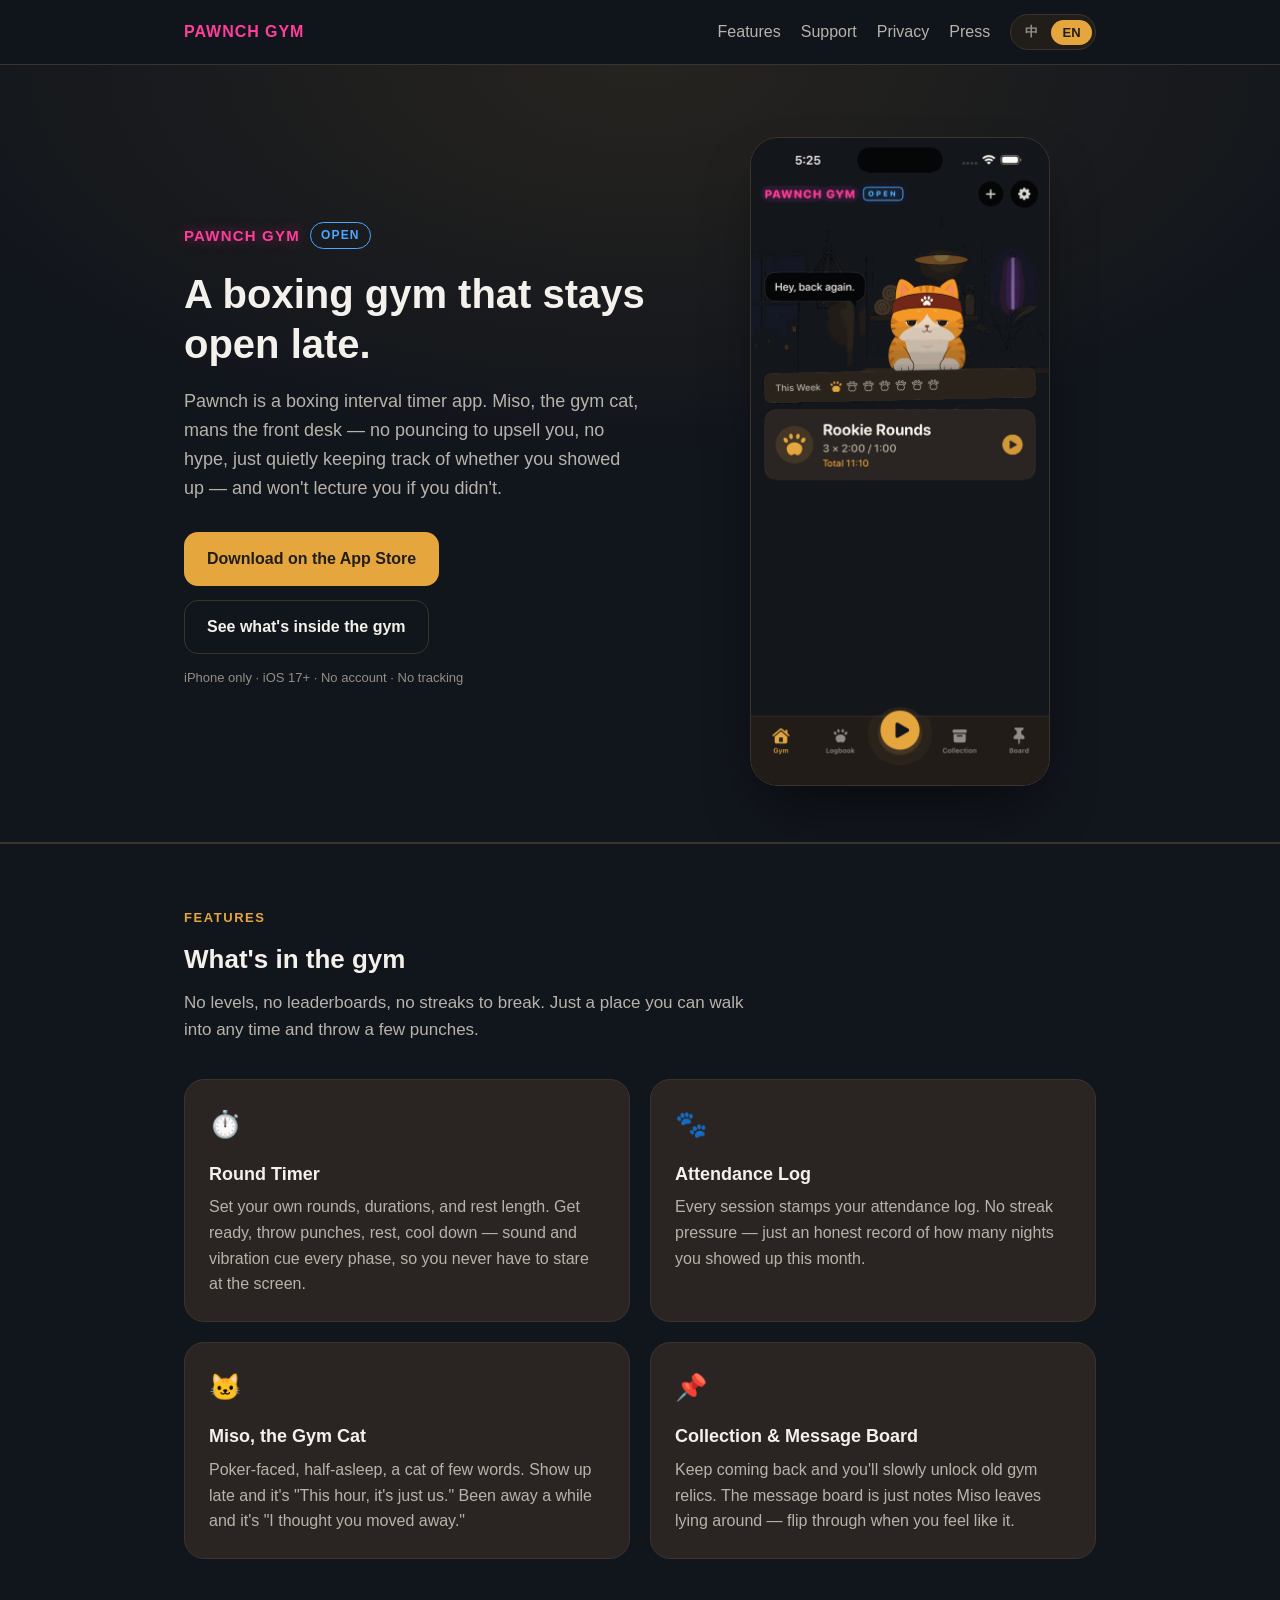
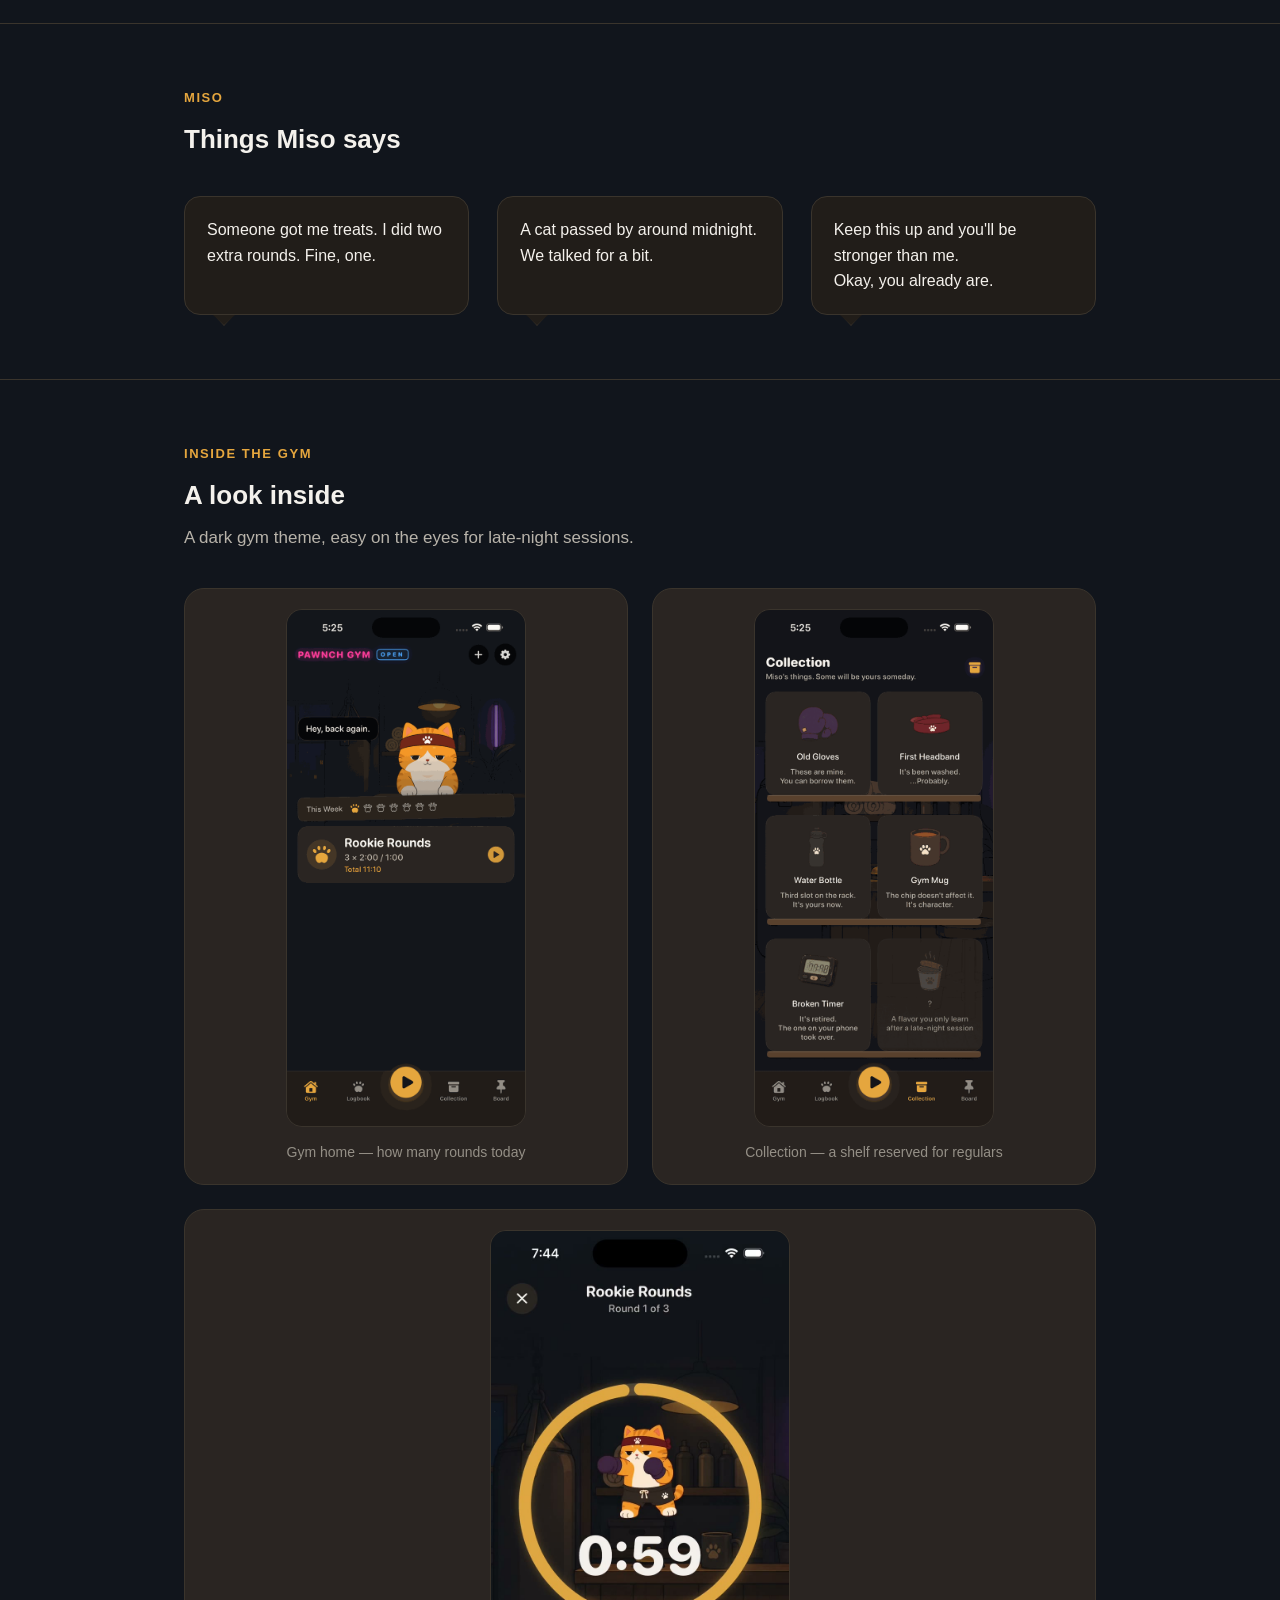
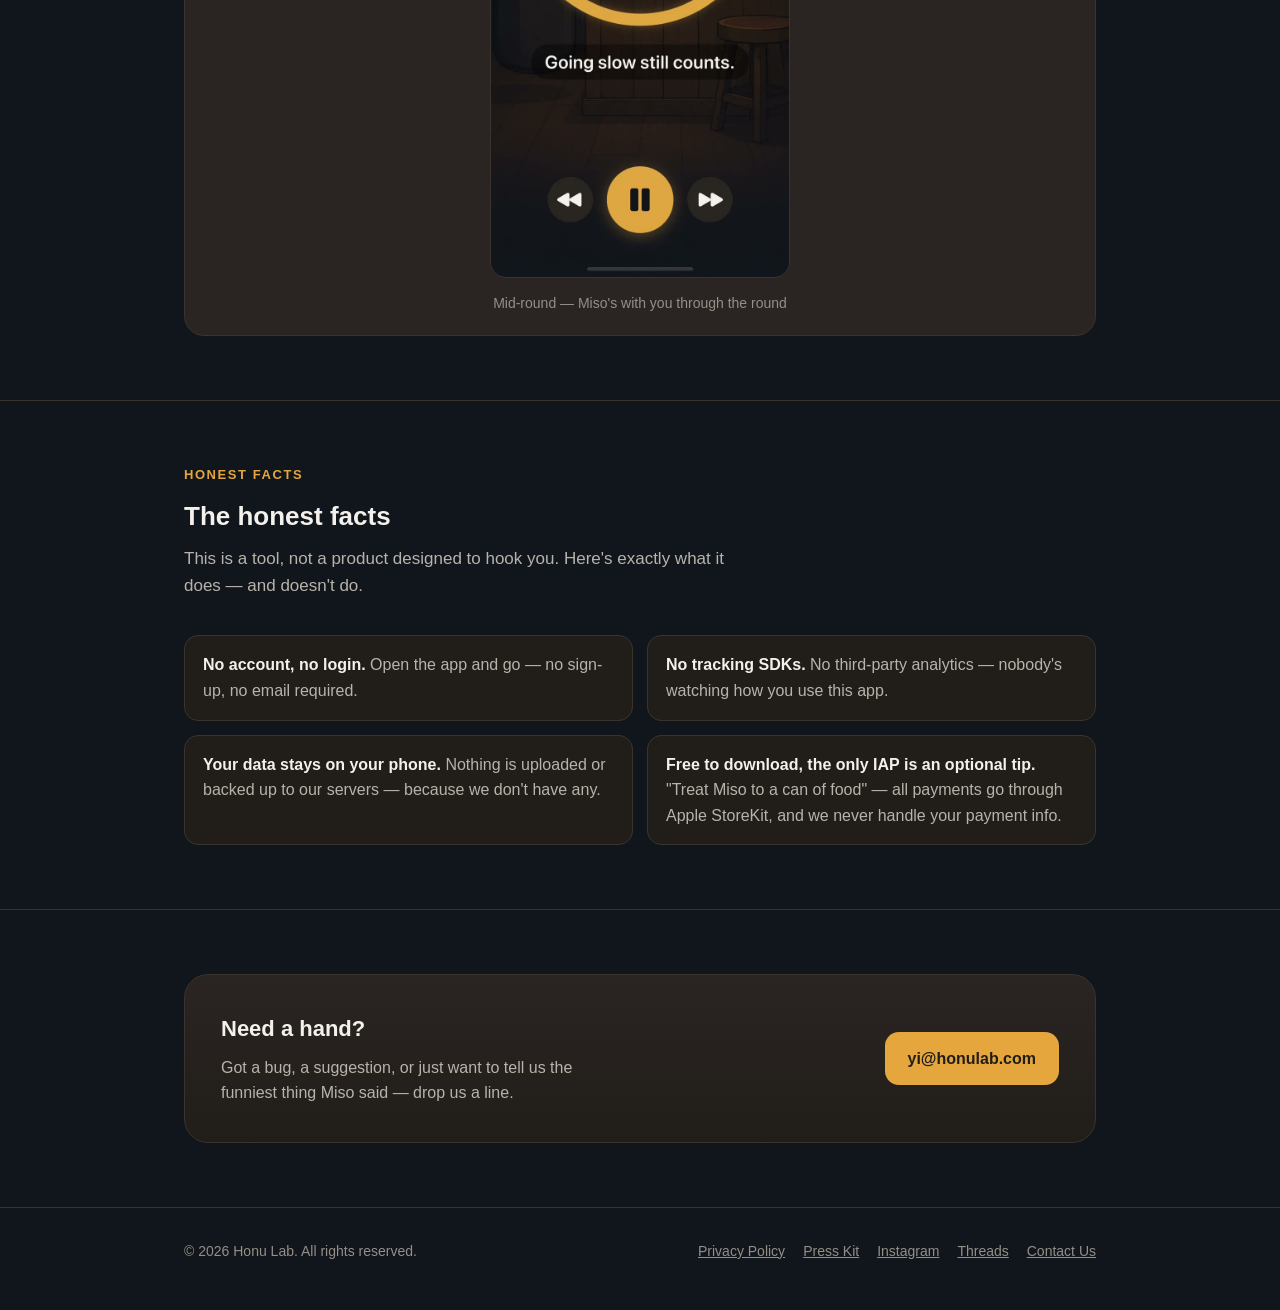
<file: index.html>
<!DOCTYPE html>
<html lang="zh-Hant">
<head>
<meta charset="UTF-8">
<meta name="viewport" content="width=device-width, initial-scale=1.0">
<title>Pawnch Gym — 拳擊間歇計時器</title>
<meta name="description" content="Pawnch：一間半夜也開著的拳館。拳擊間歇計時器 app，貓咪館長 Miso 顧櫃檯。無帳號、無追蹤，資料只留在你的手機裡。">
<meta name="pawnch:title:zh" content="Pawnch Gym — 拳擊間歇計時器">
<meta name="pawnch:description:zh" content="Pawnch：一間半夜也開著的拳館。拳擊間歇計時器 app，貓咪館長 Miso 顧櫃檯。無帳號、無追蹤，資料只留在你的手機裡。">
<meta name="pawnch:title:en" content="Pawnch Gym — A boxing gym that stays open late.">
<meta name="pawnch:description:en" content="Pawnch is a boxing interval timer app. Miso, the gym cat, mans the front desk — no pouncing to upsell you, no hype, just quietly keeping track of whether you showed up — and won&#x27;t lecture you if you didn&#x27;t.">

<link rel="icon" href="assets/favicon.ico" sizes="any">
<link rel="icon" type="image/png" href="assets/favicon-32.png" sizes="32x32">
<link rel="apple-touch-icon" href="assets/apple-touch-icon.png">

<meta property="og:type" content="website">
<meta property="og:url" content="https://pawnch.honulab.com/">
<meta property="og:title" content="Pawnch Gym — 拳擊間歇計時器">
<meta property="og:description" content="Pawnch：一間半夜也開著的拳館。拳擊間歇計時器 app，貓咪館長 Miso 顧櫃檯。無帳號、無追蹤，資料只留在你的手機裡。">
<meta property="og:image" content="https://pawnch.honulab.com/assets/og-card.png">
<meta property="og:image:width" content="1200">
<meta property="og:image:height" content="630">
<meta property="og:image:alt" content="Pawnch Gym">
<meta property="og:locale" content="zh_TW">
<meta property="og:locale:alternate" content="en_US">
<meta name="twitter:card" content="summary_large_image">
<meta name="twitter:title" content="Pawnch Gym — 拳擊間歇計時器">
<meta name="twitter:description" content="Pawnch：一間半夜也開著的拳館。拳擊間歇計時器 app，貓咪館長 Miso 顧櫃檯。無帳號、無追蹤，資料只留在你的手機裡。">
<meta name="twitter:image" content="https://pawnch.honulab.com/assets/og-card.png">

<link rel="stylesheet" href="assets/index.css">
<link rel="canonical" href="https://pawnch.honulab.com/">
<link rel="alternate" hreflang="zh-Hant" href="https://pawnch.honulab.com/">
<link rel="alternate" hreflang="en" href="https://pawnch.honulab.com/en/">
<link rel="alternate" hreflang="x-default" href="https://pawnch.honulab.com/">
</head>
<body>

<nav class="nav">
  <div class="wrap">
    <a class="brand" href="#top">PAWNCH GYM</a>
    <div class="nav-links">
      <a href="#features"><span class="lang-zh">功能</span><span class="lang-en">Features</span></a>
      <a href="#support"><span class="lang-zh">支援</span><span class="lang-en">Support</span></a>
      <a href="privacy.html"><span class="lang-zh">隱私</span><span class="lang-en">Privacy</span></a>
      <a href="press.html"><span class="lang-zh">媒體</span><span class="lang-en">Press</span></a>
      <div class="lang-toggle" role="group" aria-label="Language">
        <button type="button" data-lang-btn="zh">中</button>
        <button type="button" data-lang-btn="en">EN</button>
      </div>
    </div>
  </div>
</nav>

<header class="hero" id="top">
  <div class="wrap">
    <div class="hero-grid">
      <div>
        <div class="sign">PAWNCH GYM <span class="open">OPEN</span></div>
        <h1>
          <span class="lang-zh">半夜也開著的拳館。</span>
          <span class="lang-en">A boxing gym that stays open late.</span>
        </h1>
        <p class="lede">
          <span class="lang-zh">Pawnch 是一個拳擊間歇計時器 app。貓咪館長 Miso 顧櫃檯，不會撲上來推課，不喊口號，只記得你有沒有來，也不會因為你沒來就唸你。</span>
          <span class="lang-en">Pawnch is a boxing interval timer app. Miso, the gym cat, mans the front desk — no pouncing to upsell you, no hype, just quietly keeping track of whether you showed up — and won't lecture you if you didn't.</span>
        </p>
        <div class="cta-row">
          <a class="btn btn-primary" href="https://apps.apple.com/us/app/pawnch-boxing-round-timer/id6783594091">
            <span class="lang-zh">在 App Store 下載</span>
            <span class="lang-en">Download on the App Store</span>
          </a>
          <a class="btn btn-ghost" href="#features">
            <span class="lang-zh">看看拳館裡有什麼</span>
            <span class="lang-en">See what's inside the gym</span>
          </a>
        </div>
        <p class="fineprint">
          <span class="lang-zh">iPhone only · iOS 17+ · 無帳號 · 無追蹤</span>
          <span class="lang-en">iPhone only · iOS 17+ · No account · No tracking</span>
        </p>
      </div>
      <div class="hero-figure">
        <img class="lang-zh" src="assets/screen-home-web.png" alt="Pawnch 首頁截圖：Miso 在櫃檯打招呼，下方是課表卡片" loading="eager" fetchpriority="high">
        <img class="lang-en" src="assets/screen-home-en-web.png" alt="Pawnch home screen: Miso greeting at the front desk, workout card below" loading="eager" fetchpriority="high">
      </div>
    </div>
  </div>
</header>

<section class="features" id="features">
  <div class="wrap">
    <div class="section-head">
      <div class="eyebrow">Features</div>
      <h2>
        <span class="lang-zh">拳館裡有的東西</span>
        <span class="lang-en">What's in the gym</span>
      </h2>
      <p>
        <span class="lang-zh">沒有等級、沒有排行榜、沒有連續天數。就是一間你可以隨時進來打幾拳的地方。</span>
        <span class="lang-en">No levels, no leaderboards, no streaks to break. Just a place you can walk into any time and throw a few punches.</span>
      </p>
    </div>
    <div class="feature-grid">
      <div class="feature-card">
        <span class="icon">⏱️</span>
        <h3><span class="lang-zh">回合間歇計時</span><span class="lang-en">Round Timer</span></h3>
        <p>
          <span class="lang-zh">自訂回合數、時間、休息長度。準備、出拳、休息、收操——聲音跟震動會提醒你，不用一直盯螢幕。</span>
          <span class="lang-en">Set your own rounds, durations, and rest length. Get ready, throw punches, rest, cool down — sound and vibration cue every phase, so you never have to stare at the screen.</span>
        </p>
      </div>
      <div class="feature-card">
        <span class="icon">🐾</span>
        <h3><span class="lang-zh">出席簿</span><span class="lang-en">Attendance Log</span></h3>
        <p>
          <span class="lang-zh">每次練完蓋一枚出席章。不是連續打卡壓力，只是老實記錄你這個月來了幾個晚上。</span>
          <span class="lang-en">Every session stamps your attendance log. No streak pressure — just an honest record of how many nights you showed up this month.</span>
        </p>
      </div>
      <div class="feature-card">
        <span class="icon">🐱</span>
        <h3><span class="lang-zh">Miso 顧櫃檯</span><span class="lang-en">Miso, the Gym Cat</span></h3>
        <p>
          <span class="lang-zh">撲克臉、半睡半醒、講話不多。深夜來，他說「這個時間只剩我們了」；太久沒來，他說「我還以為你搬家了」。</span>
          <span class="lang-en">Poker-faced, half-asleep, a cat of few words. Show up late and it's "This hour, it's just us." Been away a while and it's "I thought you moved away."</span>
        </p>
      </div>
      <div class="feature-card">
        <span class="icon">📌</span>
        <h3><span class="lang-zh">收藏櫃 &amp; 留言板</span><span class="lang-en">Collection &amp; Message Board</span></h3>
        <p>
          <span class="lang-zh">常來會慢慢解鎖拳館裡的舊物件；留言板是 Miso 隨手貼的紙條，有空再翻。</span>
          <span class="lang-en">Keep coming back and you'll slowly unlock old gym relics. The message board is just notes Miso leaves lying around — flip through when you feel like it.</span>
        </p>
      </div>
    </div>
  </div>
</section>

<section class="miso-quotes">
  <div class="wrap">
    <div class="section-head">
      <div class="eyebrow">Miso</div>
      <h2>
        <span class="lang-zh">Miso 說的話</span>
        <span class="lang-en">Things Miso says</span>
      </h2>
    </div>
    <div class="quote-grid">
      <div class="quote-card">
        <p class="lang-zh">有人請我吃罐罐。我多打了兩回合。好啦，一回合。</p>
        <p class="lang-en">Someone got me treats. I did two extra rounds. Fine, one.</p>
      </div>
      <div class="quote-card">
        <p class="lang-zh">半夜有貓經過。<br>聊了一下。</p>
        <p class="lang-en">A cat passed by around midnight.<br>We talked for a bit.</p>
      </div>
      <div class="quote-card">
        <p class="lang-zh">你這樣下去會比我強。<br>算了，本來就比我強。</p>
        <p class="lang-en">Keep this up and you'll be stronger than me.<br>Okay, you already are.</p>
      </div>
    </div>
  </div>
</section>

<section class="showcase">
  <div class="wrap">
    <div class="section-head">
      <div class="eyebrow">Inside the Gym</div>
      <h2>
        <span class="lang-zh">拳館長這樣</span>
        <span class="lang-en">A look inside</span>
      </h2>
      <p>
        <span class="lang-zh">深色拳館主題，深夜躺著看螢幕也不刺眼。</span>
        <span class="lang-en">A dark gym theme, easy on the eyes for late-night sessions.</span>
      </p>
    </div>
    <div class="showcase-grid">
      <figure>
        <img class="lang-zh" src="assets/screen-home-web.png" alt="首頁：Miso 打招呼與課表卡" loading="lazy">
        <img class="lang-en" src="assets/screen-home-en-web.png" alt="Gym home: Miso's greeting and workout cards" loading="lazy">
        <figcaption>
          <span class="lang-zh">拳館首頁 — 今天想打幾回合</span>
          <span class="lang-en">Gym home — how many rounds today</span>
        </figcaption>
      </figure>
      <figure>
        <img class="lang-zh" src="assets/screen-collection-web.png" alt="收藏櫃：舊拳套、頭帶等常來解鎖的物件" loading="lazy">
        <img class="lang-en" src="assets/screen-collection-en-web.png" alt="Collection: old gloves, headband and other show-up unlocks" loading="lazy">
        <figcaption>
          <span class="lang-zh">收藏櫃 — 常來的人才有位置</span>
          <span class="lang-en">Collection — a shelf reserved for regulars</span>
        </figcaption>
      </figure>
      <figure class="showcase-video">
        <video class="lang-zh" data-src="assets/showcase-workout-zh.mp4" poster="assets/showcase-workout-zh-poster.jpg" muted loop playsinline></video>
        <video class="lang-en" data-src="assets/showcase-workout-en.mp4" poster="assets/showcase-workout-en-poster.jpg" muted loop playsinline></video>
        <figcaption>
          <span class="lang-zh">出拳中 — Miso 陪你打完這回合</span>
          <span class="lang-en">Mid-round — Miso's with you through the round</span>
        </figcaption>
      </figure>
    </div>
  </div>
</section>

<section class="facts">
  <div class="wrap">
    <div class="section-head">
      <div class="eyebrow">Honest Facts</div>
      <h2>
        <span class="lang-zh">老實說清楚</span>
        <span class="lang-en">The honest facts</span>
      </h2>
      <p>
        <span class="lang-zh">這是一個工具 app，不是要留住你的產品。以下是它實際上會（不會）做的事。</span>
        <span class="lang-en">This is a tool, not a product designed to hook you. Here's exactly what it does — and doesn't do.</span>
      </p>
    </div>
    <ul class="fact-list">
      <li class="lang-zh"><b>無帳號、無登入。</b>打開就能用，不用註冊、不用綁 email。</li>
      <li class="lang-en"><b>No account, no login.</b> Open the app and go — no sign-up, no email required.</li>
      <li class="lang-zh"><b>無追蹤 SDK。</b>沒有第三方分析，沒有人在看你怎麼用這個 app。</li>
      <li class="lang-en"><b>No tracking SDKs.</b> No third-party analytics — nobody's watching how you use this app.</li>
      <li class="lang-zh"><b>資料只在你的手機裡。</b>不上傳、不備份到我們的伺服器（我們也沒有伺服器）。</li>
      <li class="lang-en"><b>Your data stays on your phone.</b> Nothing is uploaded or backed up to our servers — because we don't have any.</li>
      <li class="lang-zh"><b>下載免費，唯一的內購是自願打賞。</b>「請 Miso 吃罐罐」——付款全部經過 Apple StoreKit，我們不經手你的付款資訊。</li>
      <li class="lang-en"><b>Free to download, the only IAP is an optional tip.</b> "Treat Miso to a can of food" — all payments go through Apple StoreKit, and we never handle your payment info.</li>
    </ul>
  </div>
</section>

<section class="support" id="support">
  <div class="wrap">
    <div class="support-card">
      <div>
        <h2>
          <span class="lang-zh">需要幫忙？</span>
          <span class="lang-en">Need a hand?</span>
        </h2>
        <p>
          <span class="lang-zh">App 有問題、有建議，或單純想告訴我們 Miso 講了什麼好笑的話，都歡迎寫信來。</span>
          <span class="lang-en">Got a bug, a suggestion, or just want to tell us the funniest thing Miso said — drop us a line.</span>
        </p>
      </div>
      <a class="btn btn-primary" href="mailto:yi@honulab.com">yi@honulab.com</a>
    </div>
  </div>
</section>

<footer>
  <div class="wrap">
    <div>© 2026 Honu Lab. All rights reserved.</div>
    <div class="footer-links">
      <a href="privacy.html"><span class="lang-zh">隱私政策</span><span class="lang-en">Privacy Policy</span></a>
      <a href="press.html"><span class="lang-zh">媒體資料</span><span class="lang-en">Press Kit</span></a>
      <a href="https://www.instagram.com/pawnch.app/" target="_blank" rel="noopener">Instagram</a>
      <a href="https://www.threads.com/@pawnch.app" target="_blank" rel="noopener">Threads</a>
      <a href="mailto:yi@honulab.com"><span class="lang-zh">聯絡我們</span><span class="lang-en">Contact Us</span></a>
    </div>
  </div>
</footer>

<script src="assets/site.js" defer></script>

</body>
</html>
</file>
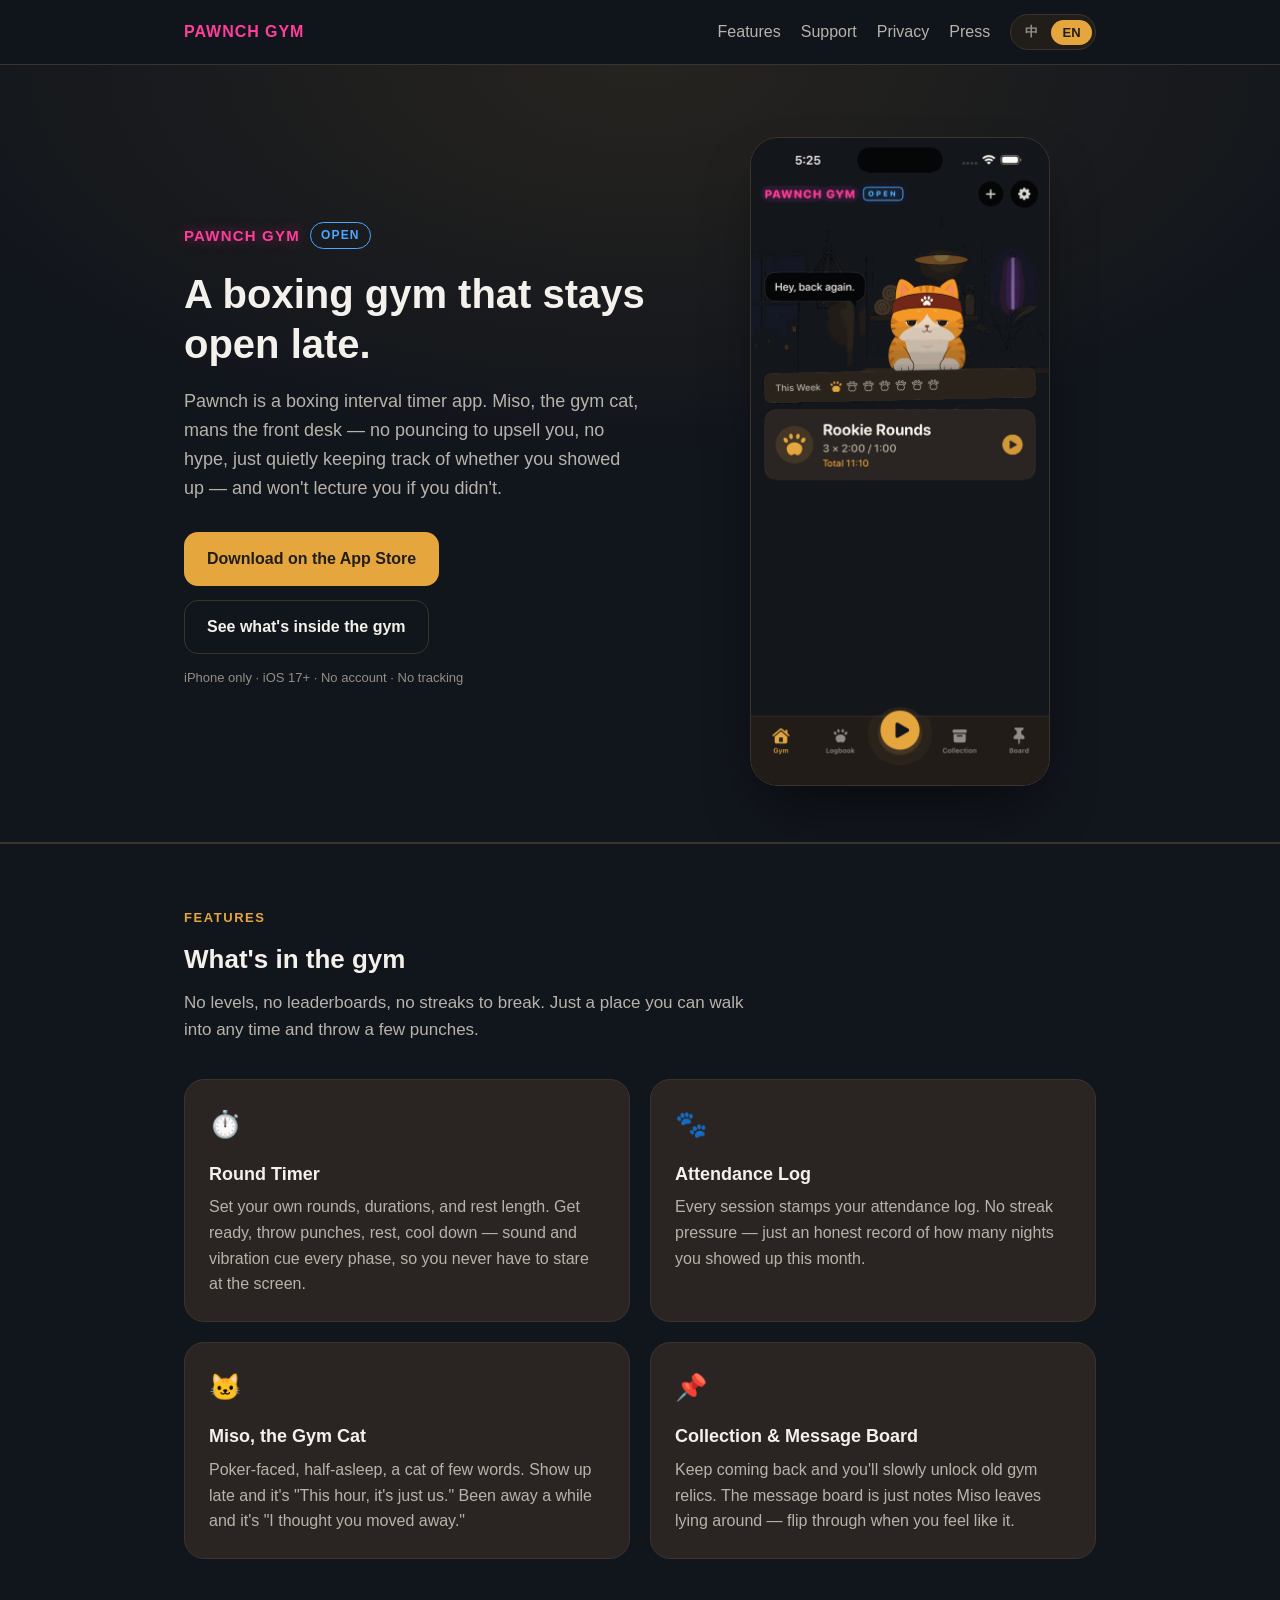
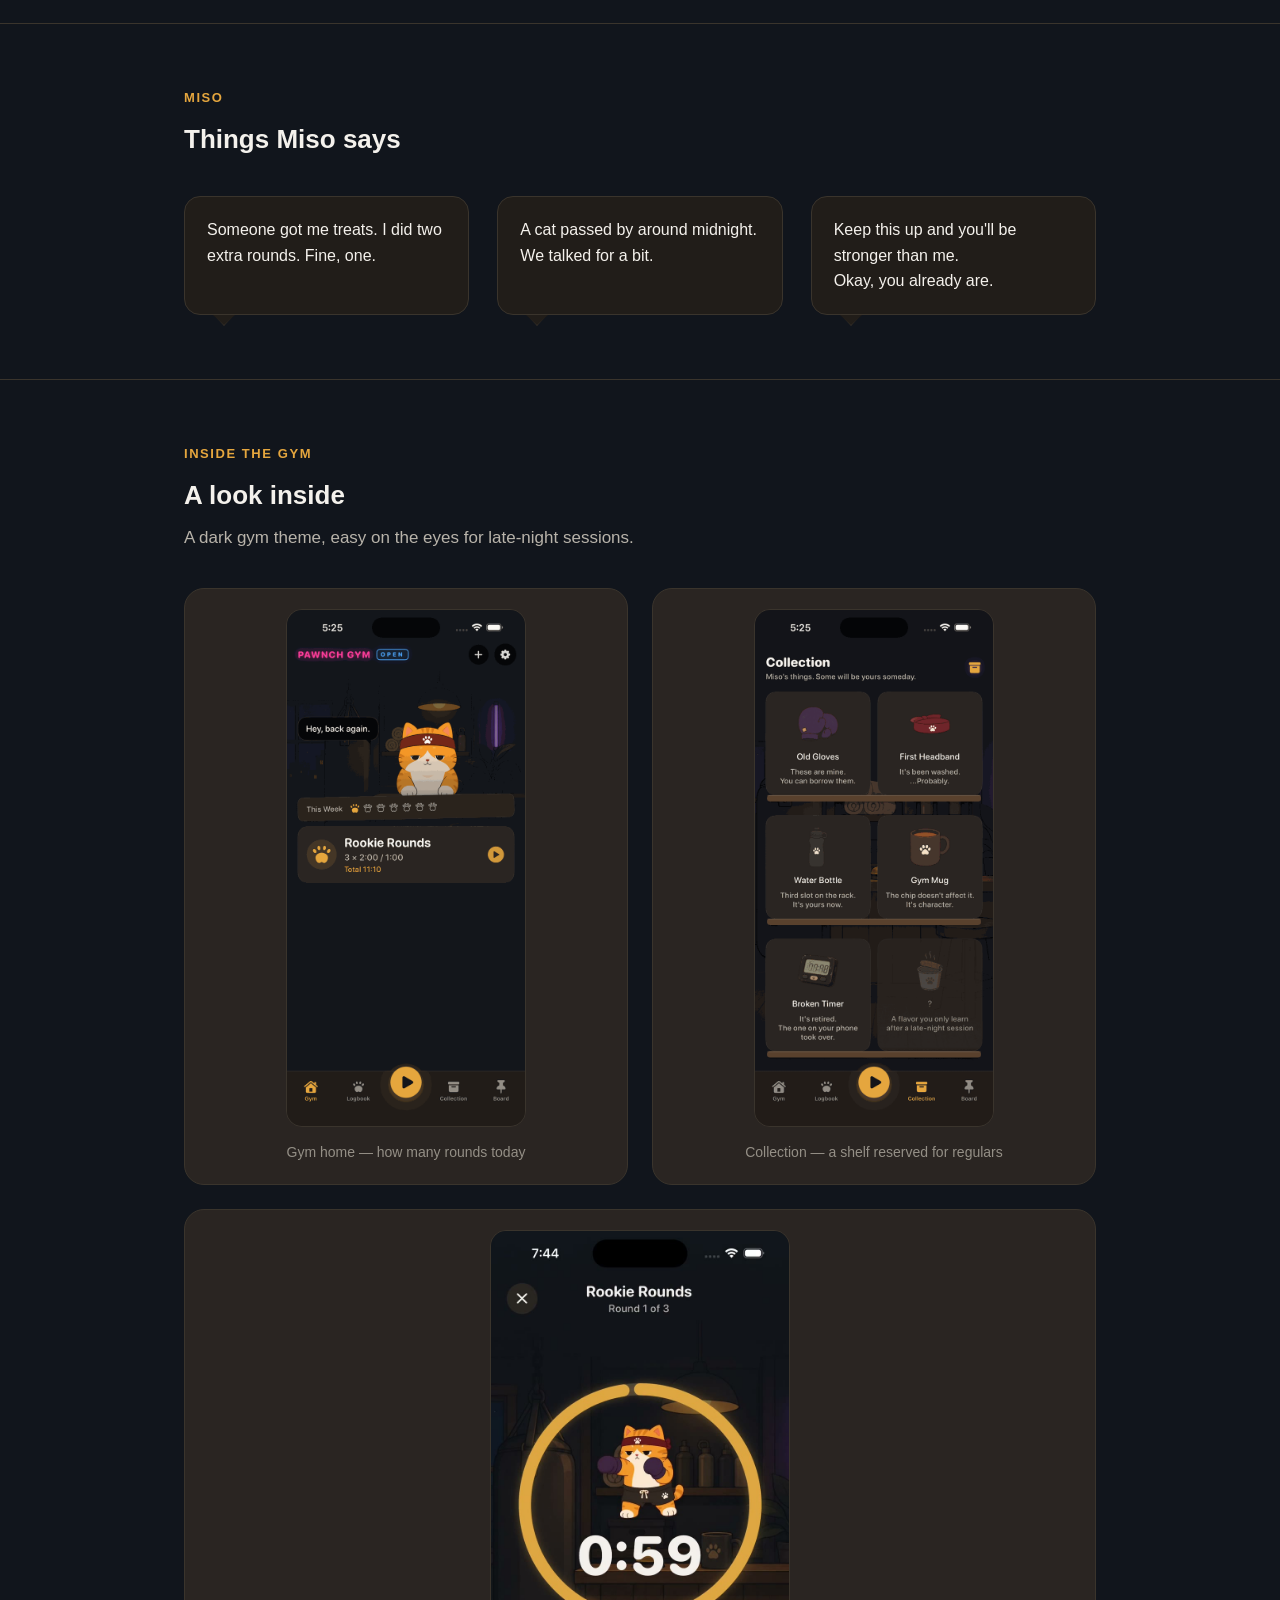
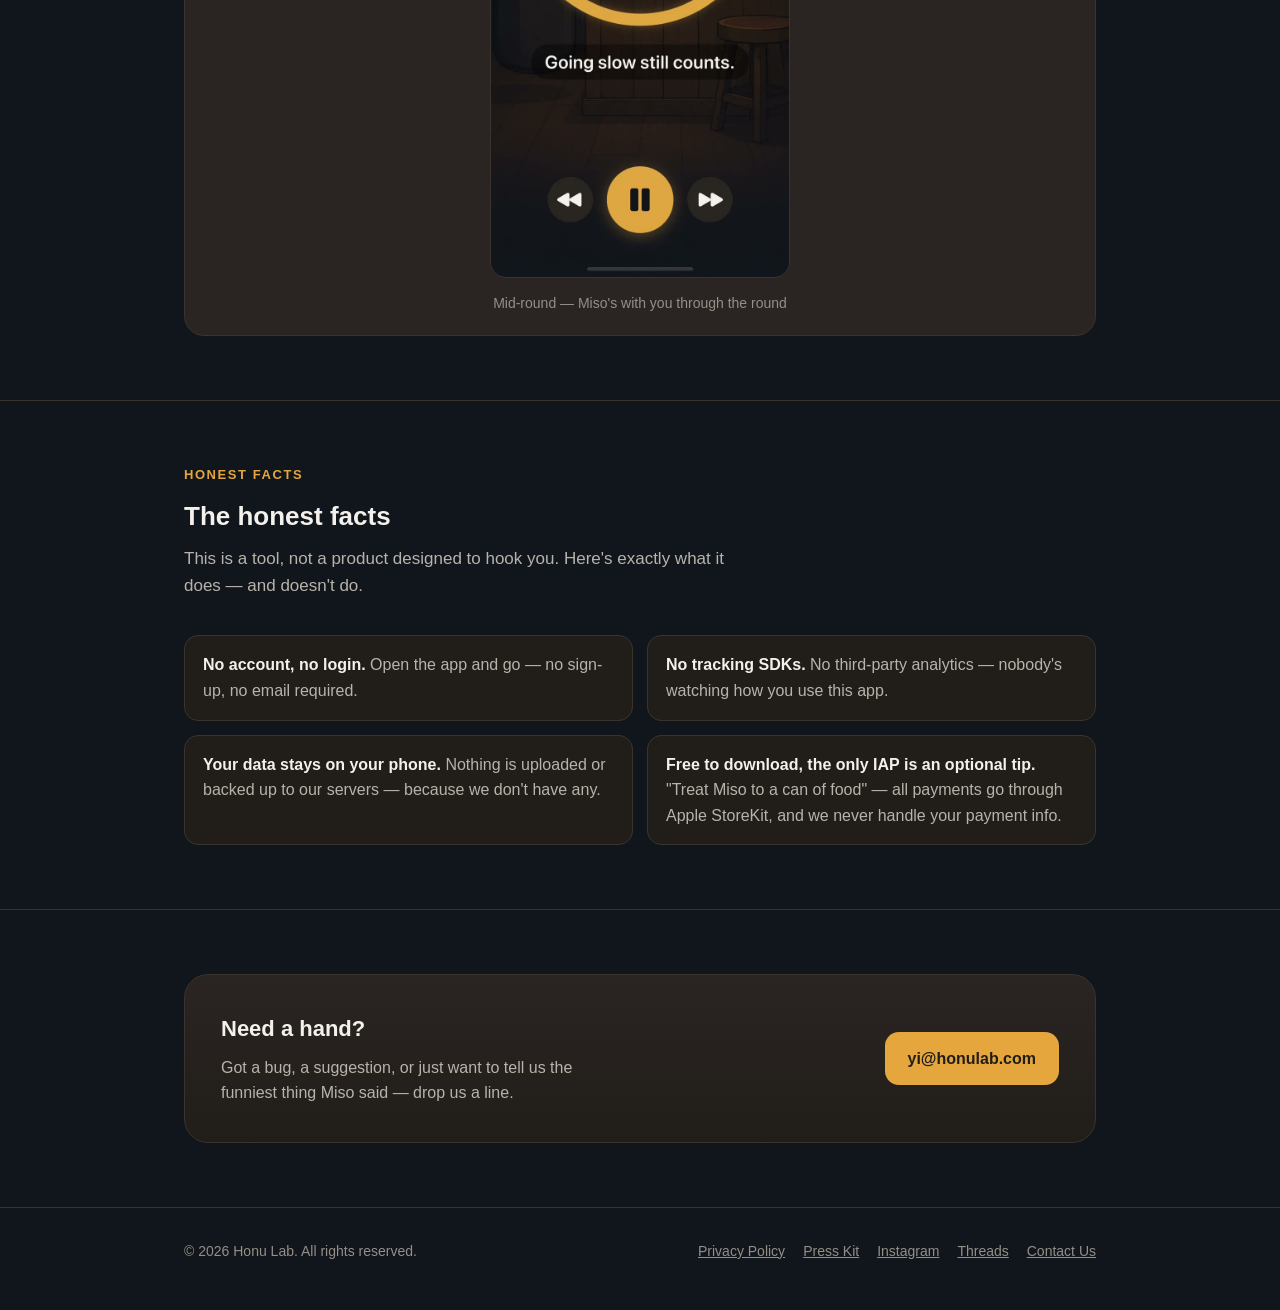
<file: en/index.html>
<!DOCTYPE html>
<html lang="en" data-lang="en">
<head>
<meta charset="UTF-8">
<meta name="viewport" content="width=device-width, initial-scale=1.0">
<title>Pawnch Gym — A boxing gym that stays open late.</title>
<meta name="description" content="Pawnch is a boxing interval timer app. Miso, the gym cat, mans the front desk — no pouncing to upsell you, no hype, just quietly keeping track of whether you showed up — and won't lecture you if you didn't.">
<meta name="pawnch:title:zh" content="Pawnch Gym — 拳擊間歇計時器">
<meta name="pawnch:description:zh" content="Pawnch：一間半夜也開著的拳館。拳擊間歇計時器 app，貓咪館長 Miso 顧櫃檯。無帳號、無追蹤，資料只留在你的手機裡。">
<meta name="pawnch:title:en" content="Pawnch Gym — A boxing gym that stays open late.">
<meta name="pawnch:description:en" content="Pawnch is a boxing interval timer app. Miso, the gym cat, mans the front desk — no pouncing to upsell you, no hype, just quietly keeping track of whether you showed up — and won&#x27;t lecture you if you didn&#x27;t.">

<link rel="icon" href="../assets/favicon.ico" sizes="any">
<link rel="icon" type="image/png" href="../assets/favicon-32.png" sizes="32x32">
<link rel="apple-touch-icon" href="../assets/apple-touch-icon.png">

<meta property="og:type" content="website">
<meta property="og:url" content="https://pawnch.honulab.com/en/">
<meta property="og:title" content="Pawnch Gym — A boxing gym that stays open late.">
<meta property="og:description" content="Pawnch is a boxing interval timer app. Miso, the gym cat, mans the front desk — no pouncing to upsell you, no hype, just quietly keeping track of whether you showed up — and won't lecture you if you didn't.">
<meta property="og:image" content="https://pawnch.honulab.com/assets/og-card.png">
<meta property="og:image:width" content="1200">
<meta property="og:image:height" content="630">
<meta property="og:image:alt" content="Pawnch Gym">
<meta property="og:locale" content="en_US">
<meta property="og:locale:alternate" content="zh_TW">
<meta name="twitter:card" content="summary_large_image">
<meta name="twitter:title" content="Pawnch Gym — A boxing gym that stays open late.">
<meta name="twitter:description" content="Pawnch is a boxing interval timer app. Miso, the gym cat, mans the front desk — no pouncing to upsell you, no hype, just quietly keeping track of whether you showed up — and won't lecture you if you didn't.">
<meta name="twitter:image" content="https://pawnch.honulab.com/assets/og-card.png">

<link rel="stylesheet" href="../assets/index.css">
<link rel="canonical" href="https://pawnch.honulab.com/en/">
<link rel="alternate" hreflang="en" href="https://pawnch.honulab.com/en/">
<link rel="alternate" hreflang="zh-Hant" href="https://pawnch.honulab.com/">
<link rel="alternate" hreflang="x-default" href="https://pawnch.honulab.com/">
</head>
<body>

<nav class="nav">
  <div class="wrap">
    <a class="brand" href="#top">PAWNCH GYM</a>
    <div class="nav-links">
      <a href="#features"><span class="lang-zh">功能</span><span class="lang-en">Features</span></a>
      <a href="#support"><span class="lang-zh">支援</span><span class="lang-en">Support</span></a>
      <a href="privacy.html"><span class="lang-zh">隱私</span><span class="lang-en">Privacy</span></a>
      <a href="press.html"><span class="lang-zh">媒體</span><span class="lang-en">Press</span></a>
      <div class="lang-toggle" role="group" aria-label="Language">
        <button type="button" data-lang-btn="zh">中</button>
        <button type="button" data-lang-btn="en">EN</button>
      </div>
    </div>
  </div>
</nav>

<header class="hero" id="top">
  <div class="wrap">
    <div class="hero-grid">
      <div>
        <div class="sign">PAWNCH GYM <span class="open">OPEN</span></div>
        <h1>
          <span class="lang-zh">半夜也開著的拳館。</span>
          <span class="lang-en">A boxing gym that stays open late.</span>
        </h1>
        <p class="lede">
          <span class="lang-zh">Pawnch 是一個拳擊間歇計時器 app。貓咪館長 Miso 顧櫃檯，不會撲上來推課，不喊口號，只記得你有沒有來，也不會因為你沒來就唸你。</span>
          <span class="lang-en">Pawnch is a boxing interval timer app. Miso, the gym cat, mans the front desk — no pouncing to upsell you, no hype, just quietly keeping track of whether you showed up — and won't lecture you if you didn't.</span>
        </p>
        <div class="cta-row">
          <a class="btn btn-primary" href="https://apps.apple.com/us/app/pawnch-boxing-round-timer/id6783594091">
            <span class="lang-zh">在 App Store 下載</span>
            <span class="lang-en">Download on the App Store</span>
          </a>
          <a class="btn btn-ghost" href="#features">
            <span class="lang-zh">看看拳館裡有什麼</span>
            <span class="lang-en">See what's inside the gym</span>
          </a>
        </div>
        <p class="fineprint">
          <span class="lang-zh">iPhone only · iOS 17+ · 無帳號 · 無追蹤</span>
          <span class="lang-en">iPhone only · iOS 17+ · No account · No tracking</span>
        </p>
      </div>
      <div class="hero-figure">
        <img class="lang-zh" src="../assets/screen-home-web.png" alt="Pawnch 首頁截圖：Miso 在櫃檯打招呼，下方是課表卡片" loading="eager" fetchpriority="high">
        <img class="lang-en" src="../assets/screen-home-en-web.png" alt="Pawnch home screen: Miso greeting at the front desk, workout card below" loading="eager" fetchpriority="high">
      </div>
    </div>
  </div>
</header>

<section class="features" id="features">
  <div class="wrap">
    <div class="section-head">
      <div class="eyebrow">Features</div>
      <h2>
        <span class="lang-zh">拳館裡有的東西</span>
        <span class="lang-en">What's in the gym</span>
      </h2>
      <p>
        <span class="lang-zh">沒有等級、沒有排行榜、沒有連續天數。就是一間你可以隨時進來打幾拳的地方。</span>
        <span class="lang-en">No levels, no leaderboards, no streaks to break. Just a place you can walk into any time and throw a few punches.</span>
      </p>
    </div>
    <div class="feature-grid">
      <div class="feature-card">
        <span class="icon">⏱️</span>
        <h3><span class="lang-zh">回合間歇計時</span><span class="lang-en">Round Timer</span></h3>
        <p>
          <span class="lang-zh">自訂回合數、時間、休息長度。準備、出拳、休息、收操——聲音跟震動會提醒你，不用一直盯螢幕。</span>
          <span class="lang-en">Set your own rounds, durations, and rest length. Get ready, throw punches, rest, cool down — sound and vibration cue every phase, so you never have to stare at the screen.</span>
        </p>
      </div>
      <div class="feature-card">
        <span class="icon">🐾</span>
        <h3><span class="lang-zh">出席簿</span><span class="lang-en">Attendance Log</span></h3>
        <p>
          <span class="lang-zh">每次練完蓋一枚出席章。不是連續打卡壓力，只是老實記錄你這個月來了幾個晚上。</span>
          <span class="lang-en">Every session stamps your attendance log. No streak pressure — just an honest record of how many nights you showed up this month.</span>
        </p>
      </div>
      <div class="feature-card">
        <span class="icon">🐱</span>
        <h3><span class="lang-zh">Miso 顧櫃檯</span><span class="lang-en">Miso, the Gym Cat</span></h3>
        <p>
          <span class="lang-zh">撲克臉、半睡半醒、講話不多。深夜來，他說「這個時間只剩我們了」；太久沒來，他說「我還以為你搬家了」。</span>
          <span class="lang-en">Poker-faced, half-asleep, a cat of few words. Show up late and it's "This hour, it's just us." Been away a while and it's "I thought you moved away."</span>
        </p>
      </div>
      <div class="feature-card">
        <span class="icon">📌</span>
        <h3><span class="lang-zh">收藏櫃 &amp; 留言板</span><span class="lang-en">Collection &amp; Message Board</span></h3>
        <p>
          <span class="lang-zh">常來會慢慢解鎖拳館裡的舊物件；留言板是 Miso 隨手貼的紙條，有空再翻。</span>
          <span class="lang-en">Keep coming back and you'll slowly unlock old gym relics. The message board is just notes Miso leaves lying around — flip through when you feel like it.</span>
        </p>
      </div>
    </div>
  </div>
</section>

<section class="miso-quotes">
  <div class="wrap">
    <div class="section-head">
      <div class="eyebrow">Miso</div>
      <h2>
        <span class="lang-zh">Miso 說的話</span>
        <span class="lang-en">Things Miso says</span>
      </h2>
    </div>
    <div class="quote-grid">
      <div class="quote-card">
        <p class="lang-zh">有人請我吃罐罐。我多打了兩回合。好啦，一回合。</p>
        <p class="lang-en">Someone got me treats. I did two extra rounds. Fine, one.</p>
      </div>
      <div class="quote-card">
        <p class="lang-zh">半夜有貓經過。<br>聊了一下。</p>
        <p class="lang-en">A cat passed by around midnight.<br>We talked for a bit.</p>
      </div>
      <div class="quote-card">
        <p class="lang-zh">你這樣下去會比我強。<br>算了，本來就比我強。</p>
        <p class="lang-en">Keep this up and you'll be stronger than me.<br>Okay, you already are.</p>
      </div>
    </div>
  </div>
</section>

<section class="showcase">
  <div class="wrap">
    <div class="section-head">
      <div class="eyebrow">Inside the Gym</div>
      <h2>
        <span class="lang-zh">拳館長這樣</span>
        <span class="lang-en">A look inside</span>
      </h2>
      <p>
        <span class="lang-zh">深色拳館主題，深夜躺著看螢幕也不刺眼。</span>
        <span class="lang-en">A dark gym theme, easy on the eyes for late-night sessions.</span>
      </p>
    </div>
    <div class="showcase-grid">
      <figure>
        <img class="lang-zh" src="../assets/screen-home-web.png" alt="首頁：Miso 打招呼與課表卡" loading="lazy">
        <img class="lang-en" src="../assets/screen-home-en-web.png" alt="Gym home: Miso's greeting and workout cards" loading="lazy">
        <figcaption>
          <span class="lang-zh">拳館首頁 — 今天想打幾回合</span>
          <span class="lang-en">Gym home — how many rounds today</span>
        </figcaption>
      </figure>
      <figure>
        <img class="lang-zh" src="../assets/screen-collection-web.png" alt="收藏櫃：舊拳套、頭帶等常來解鎖的物件" loading="lazy">
        <img class="lang-en" src="../assets/screen-collection-en-web.png" alt="Collection: old gloves, headband and other show-up unlocks" loading="lazy">
        <figcaption>
          <span class="lang-zh">收藏櫃 — 常來的人才有位置</span>
          <span class="lang-en">Collection — a shelf reserved for regulars</span>
        </figcaption>
      </figure>
      <figure class="showcase-video">
        <video class="lang-zh" data-src="../assets/showcase-workout-zh.mp4" poster="../assets/showcase-workout-zh-poster.jpg" muted loop playsinline></video>
        <video class="lang-en" data-src="../assets/showcase-workout-en.mp4" poster="../assets/showcase-workout-en-poster.jpg" muted loop playsinline></video>
        <figcaption>
          <span class="lang-zh">出拳中 — Miso 陪你打完這回合</span>
          <span class="lang-en">Mid-round — Miso's with you through the round</span>
        </figcaption>
      </figure>
    </div>
  </div>
</section>

<section class="facts">
  <div class="wrap">
    <div class="section-head">
      <div class="eyebrow">Honest Facts</div>
      <h2>
        <span class="lang-zh">老實說清楚</span>
        <span class="lang-en">The honest facts</span>
      </h2>
      <p>
        <span class="lang-zh">這是一個工具 app，不是要留住你的產品。以下是它實際上會（不會）做的事。</span>
        <span class="lang-en">This is a tool, not a product designed to hook you. Here's exactly what it does — and doesn't do.</span>
      </p>
    </div>
    <ul class="fact-list">
      <li class="lang-zh"><b>無帳號、無登入。</b>打開就能用，不用註冊、不用綁 email。</li>
      <li class="lang-en"><b>No account, no login.</b> Open the app and go — no sign-up, no email required.</li>
      <li class="lang-zh"><b>無追蹤 SDK。</b>沒有第三方分析，沒有人在看你怎麼用這個 app。</li>
      <li class="lang-en"><b>No tracking SDKs.</b> No third-party analytics — nobody's watching how you use this app.</li>
      <li class="lang-zh"><b>資料只在你的手機裡。</b>不上傳、不備份到我們的伺服器（我們也沒有伺服器）。</li>
      <li class="lang-en"><b>Your data stays on your phone.</b> Nothing is uploaded or backed up to our servers — because we don't have any.</li>
      <li class="lang-zh"><b>下載免費，唯一的內購是自願打賞。</b>「請 Miso 吃罐罐」——付款全部經過 Apple StoreKit，我們不經手你的付款資訊。</li>
      <li class="lang-en"><b>Free to download, the only IAP is an optional tip.</b> "Treat Miso to a can of food" — all payments go through Apple StoreKit, and we never handle your payment info.</li>
    </ul>
  </div>
</section>

<section class="support" id="support">
  <div class="wrap">
    <div class="support-card">
      <div>
        <h2>
          <span class="lang-zh">需要幫忙？</span>
          <span class="lang-en">Need a hand?</span>
        </h2>
        <p>
          <span class="lang-zh">App 有問題、有建議，或單純想告訴我們 Miso 講了什麼好笑的話，都歡迎寫信來。</span>
          <span class="lang-en">Got a bug, a suggestion, or just want to tell us the funniest thing Miso said — drop us a line.</span>
        </p>
      </div>
      <a class="btn btn-primary" href="mailto:yi@honulab.com">yi@honulab.com</a>
    </div>
  </div>
</section>

<footer>
  <div class="wrap">
    <div>© 2026 Honu Lab. All rights reserved.</div>
    <div class="footer-links">
      <a href="privacy.html"><span class="lang-zh">隱私政策</span><span class="lang-en">Privacy Policy</span></a>
      <a href="press.html"><span class="lang-zh">媒體資料</span><span class="lang-en">Press Kit</span></a>
      <a href="https://www.instagram.com/pawnch.app/" target="_blank" rel="noopener">Instagram</a>
      <a href="https://www.threads.com/@pawnch.app" target="_blank" rel="noopener">Threads</a>
      <a href="mailto:yi@honulab.com"><span class="lang-zh">聯絡我們</span><span class="lang-en">Contact Us</span></a>
    </div>
  </div>
</footer>

<script src="../assets/site.js" defer></script>

</body>
</html>
</file>
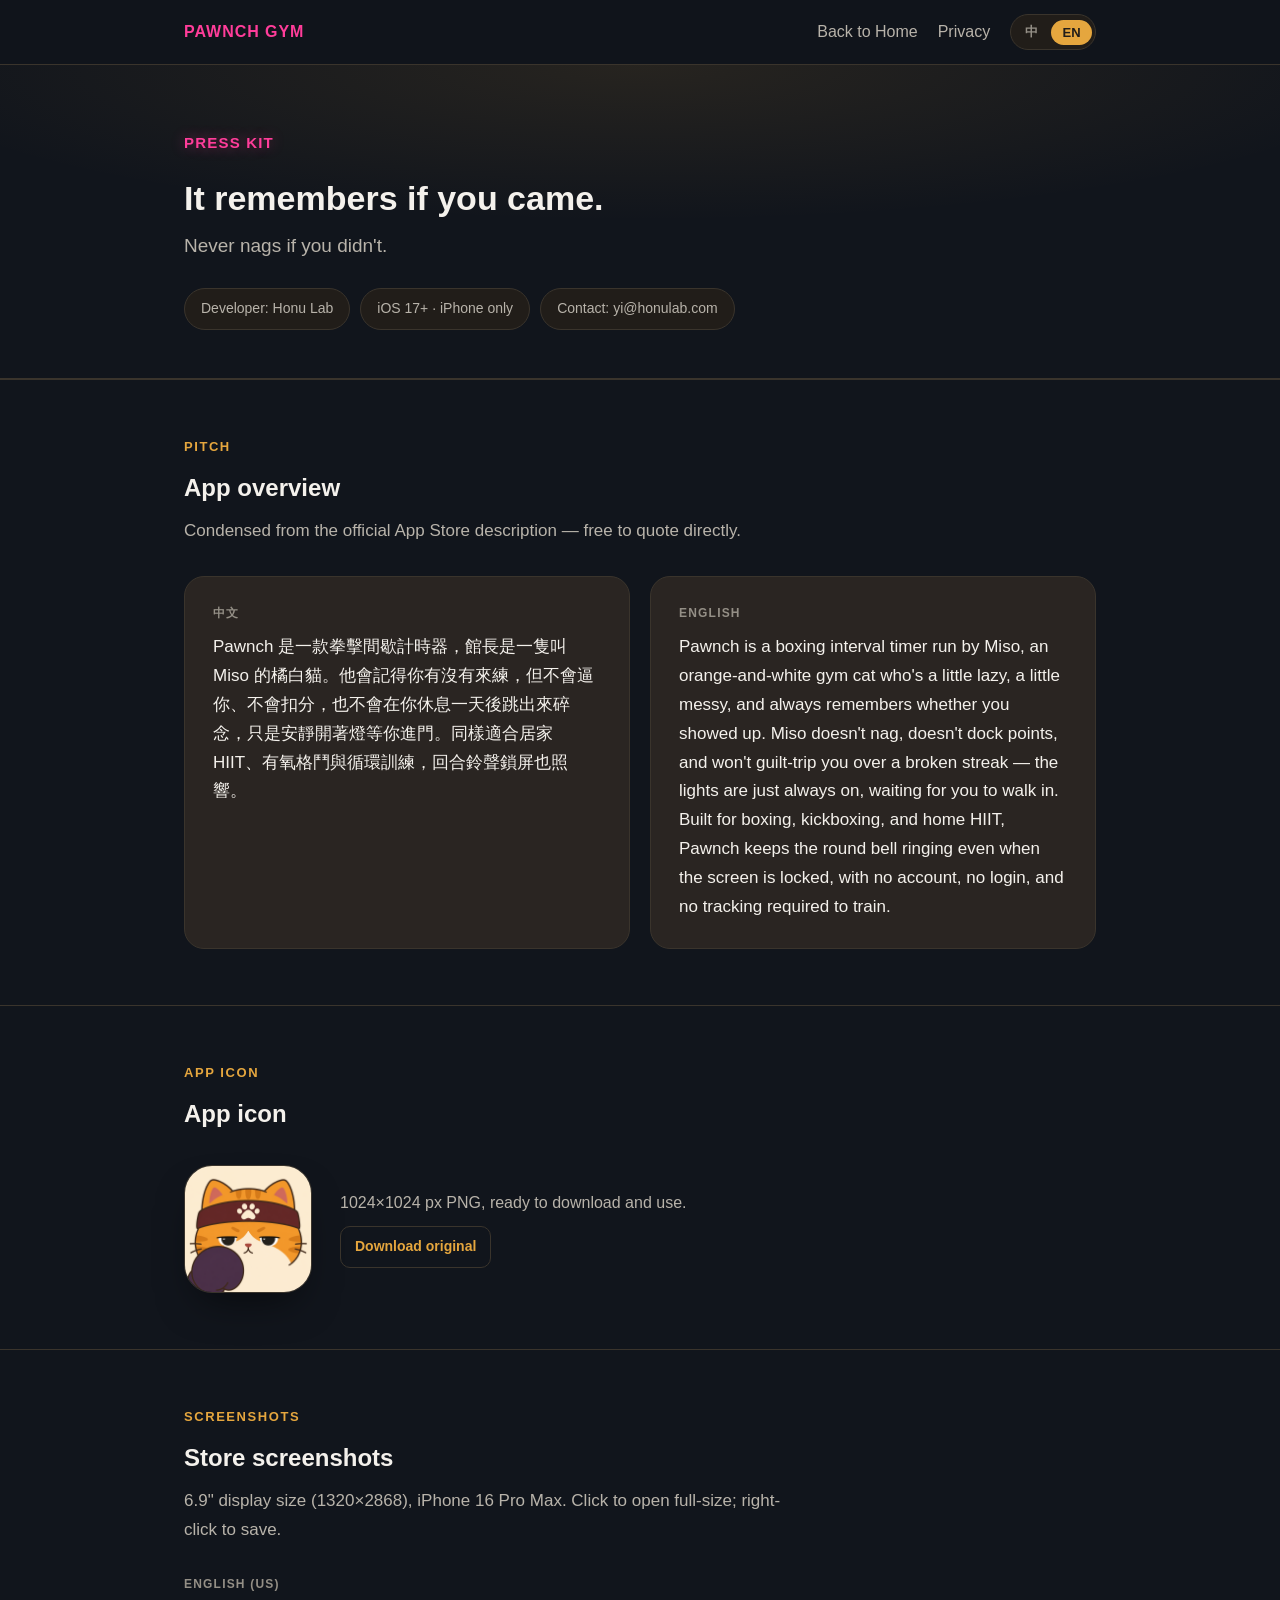
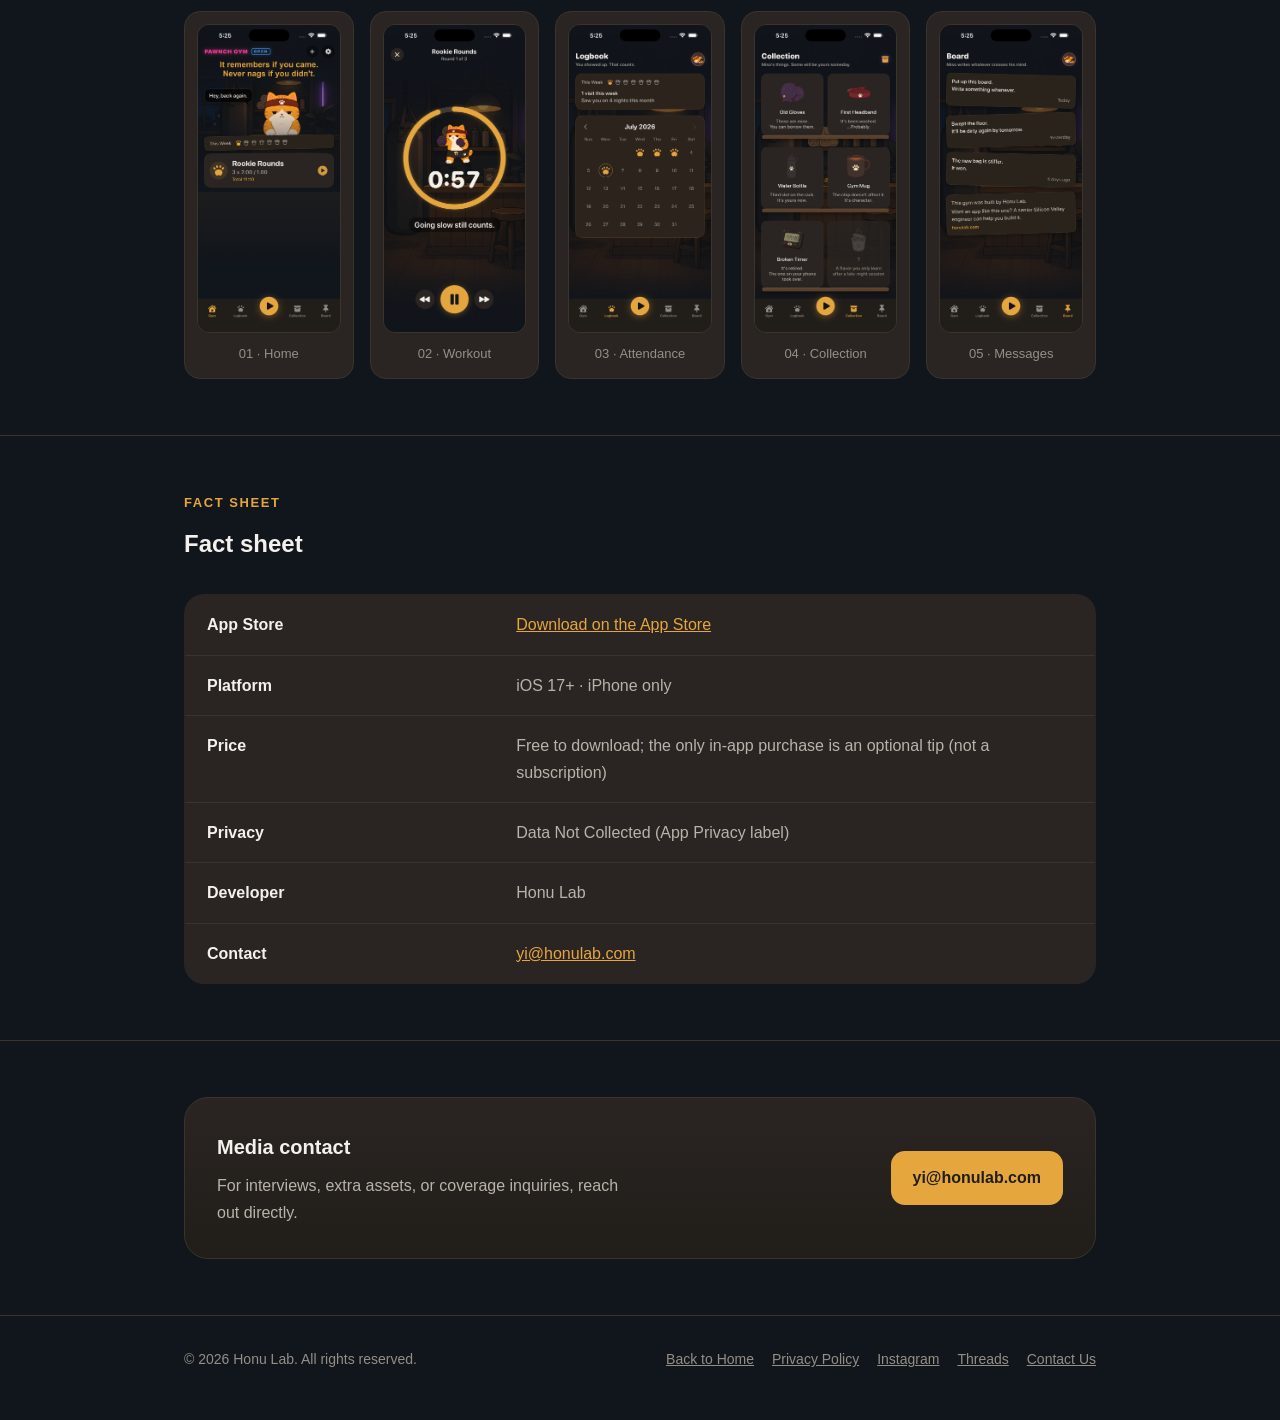
<file: press.html>
<!DOCTYPE html>
<html lang="zh-Hant">
<head>
<meta charset="UTF-8">
<meta name="viewport" content="width=device-width, initial-scale=1.0">
<title>Press Kit — Pawnch Gym</title>
<meta name="description" content="Pawnch Gym press kit：app icon、6.9&quot; 商店截圖、fact sheet 與中英文 pitch，供媒體與 Apple featuring 提名使用。">
<meta name="pawnch:title:zh" content="Press Kit — Pawnch Gym">
<meta name="pawnch:description:zh" content="Pawnch Gym press kit：app icon、6.9&quot; 商店截圖、fact sheet 與中英文 pitch，供媒體與 Apple featuring 提名使用。">
<meta name="pawnch:title:en" content="Press Kit — Pawnch Gym">
<meta name="pawnch:description:en" content="Pawnch is a boxing interval timer run by Miso, an orange-and-white gym cat who&#x27;s a little lazy, a little messy, and always remembers whether you showed up.">

<link rel="icon" href="assets/favicon.ico" sizes="any">
<link rel="icon" type="image/png" href="assets/favicon-32.png" sizes="32x32">
<link rel="apple-touch-icon" href="assets/apple-touch-icon.png">

<meta property="og:type" content="website">
<meta property="og:url" content="https://pawnch.honulab.com/press.html">
<meta property="og:title" content="Press Kit — Pawnch Gym">
<meta property="og:description" content="Pawnch Gym press kit：app icon、6.9&quot; 商店截圖、fact sheet 與中英文 pitch，供媒體與 Apple featuring 提名使用。">
<meta property="og:image" content="https://pawnch.honulab.com/assets/og-card.png">
<meta property="og:image:width" content="1200">
<meta property="og:image:height" content="630">
<meta property="og:image:alt" content="Pawnch Gym">
<meta property="og:locale" content="zh_TW">
<meta property="og:locale:alternate" content="en_US">
<meta name="twitter:card" content="summary_large_image">
<meta name="twitter:title" content="Press Kit — Pawnch Gym">
<meta name="twitter:description" content="Pawnch Gym press kit：app icon、6.9&quot; 商店截圖、fact sheet 與中英文 pitch，供媒體與 Apple featuring 提名使用。">
<meta name="twitter:image" content="https://pawnch.honulab.com/assets/og-card.png">

<link rel="stylesheet" href="assets/press.css">
<link rel="canonical" href="https://pawnch.honulab.com/press.html">
<link rel="alternate" hreflang="zh-Hant" href="https://pawnch.honulab.com/press.html">
<link rel="alternate" hreflang="en" href="https://pawnch.honulab.com/en/press.html">
<link rel="alternate" hreflang="x-default" href="https://pawnch.honulab.com/press.html">
</head>
<body>

<nav class="nav">
  <div class="wrap">
    <a class="brand" href="index.html">PAWNCH GYM</a>
    <div class="nav-links">
      <a href="index.html"><span class="lang-zh">回首頁</span><span class="lang-en">Back to Home</span></a>
      <a href="privacy.html"><span class="lang-zh">隱私</span><span class="lang-en">Privacy</span></a>
      <div class="lang-toggle" role="group" aria-label="Language">
        <button type="button" data-lang-btn="zh">中</button>
        <button type="button" data-lang-btn="en">EN</button>
      </div>
    </div>
  </div>
</nav>

<header class="hero" id="top">
  <div class="wrap">
    <div class="eyebrow-tag">PRESS KIT</div>
    <h1>
      <span class="lang-zh">一間記得你有沒有來的拳館</span>
      <span class="lang-en">It remembers if you came.</span>
    </h1>
    <p class="tagline-sub">
      <span class="lang-zh">不會罵你沒來的那種。</span>
      <span class="lang-en">Never nags if you didn't.</span>
    </p>
    <div class="hero-meta">
      <span class="pill"><span class="lang-zh">開發者：Honu Lab</span><span class="lang-en">Developer: Honu Lab</span></span>
      <span class="pill">iOS 17+ · iPhone only</span>
      <span class="pill"><span class="lang-zh">聯絡：yi@honulab.com</span><span class="lang-en">Contact: yi@honulab.com</span></span>
    </div>
  </div>
</header>

<section id="pitch">
  <div class="wrap">
    <div class="section-head">
      <div class="eyebrow">Pitch</div>
      <h2><span class="lang-zh">app 簡介</span><span class="lang-en">App overview</span></h2>
      <p>
        <span class="lang-zh">摘自官方 App Store 文案，供報導或介紹直接引用。</span>
        <span class="lang-en">Condensed from the official App Store description — free to quote directly.</span>
      </p>
    </div>
    <div class="pitch-grid">
      <div class="pitch-card">
        <div class="lang-label">中文</div>
        <p>Pawnch 是一款拳擊間歇計時器，館長是一隻叫 Miso 的橘白貓。他會記得你有沒有來練，但不會逼你、不會扣分，也不會在你休息一天後跳出來碎念，只是安靜開著燈等你進門。同樣適合居家 HIIT、有氧格鬥與循環訓練，回合鈴聲鎖屏也照響。</p>
      </div>
      <div class="pitch-card">
        <div class="lang-label">English</div>
        <p>Pawnch is a boxing interval timer run by Miso, an orange-and-white gym cat who's a little lazy, a little messy, and always remembers whether you showed up. Miso doesn't nag, doesn't dock points, and won't guilt-trip you over a broken streak — the lights are just always on, waiting for you to walk in. Built for boxing, kickboxing, and home HIIT, Pawnch keeps the round bell ringing even when the screen is locked, with no account, no login, and no tracking required to train.</p>
      </div>
    </div>
  </div>
</section>

<section id="icon">
  <div class="wrap">
    <div class="section-head">
      <div class="eyebrow">App Icon</div>
      <h2><span class="lang-zh">app 圖示</span><span class="lang-en">App icon</span></h2>
    </div>
    <div class="icon-row">
      <img src="assets/app-icon-1024.png" alt="Pawnch app icon" loading="lazy">
      <div class="icon-meta">
        <p><span class="lang-zh">1024×1024 px，PNG，可直接下載使用。</span><span class="lang-en">1024×1024 px PNG, ready to download and use.</span></p>
        <div class="dl-links">
          <a href="assets/app-icon-1024.png" download>
            <span class="lang-zh">下載原圖</span><span class="lang-en">Download original</span>
          </a>
        </div>
      </div>
    </div>
  </div>
</section>

<section id="screenshots">
  <div class="wrap">
    <div class="section-head">
      <div class="eyebrow">Screenshots</div>
      <h2><span class="lang-zh">商店截圖</span><span class="lang-en">Store screenshots</span></h2>
      <p>
        <span class="lang-zh">6.9" 顯示尺寸（1320×2868），iPhone 16 Pro Max。點圖可開啟原圖，右鍵另存即可下載。</span>
        <span class="lang-en">6.9" display size (1320×2868), iPhone 16 Pro Max. Click to open full-size; right-click to save.</span>
      </p>
    </div>

    <div class="locale-label lang-zh">繁體中文</div>
    <div class="locale-label lang-en">English (US)</div>

    <div class="shot-grid lang-zh">
      <figure>
        <a href="assets/press/zh-Hant/01-home-tagline.png" target="_blank"><img src="assets/press/zh-Hant/01-home-tagline.png" alt="首頁：Miso 打招呼與定位標語" loading="lazy"></a>
        <figcaption>01 · 首頁</figcaption>
      </figure>
      <figure>
        <a href="assets/press/zh-Hant/02-workout.png" target="_blank"><img src="assets/press/zh-Hant/02-workout.png" alt="訓練中畫面：回合計時器" loading="lazy"></a>
        <figcaption>02 · 訓練中</figcaption>
      </figure>
      <figure>
        <a href="assets/press/zh-Hant/03-attendance.png" target="_blank"><img src="assets/press/zh-Hant/03-attendance.png" alt="出席簿畫面" loading="lazy"></a>
        <figcaption>03 · 出席簿</figcaption>
      </figure>
      <figure>
        <a href="assets/press/zh-Hant/04-collection.png" target="_blank"><img src="assets/press/zh-Hant/04-collection.png" alt="收藏櫃畫面" loading="lazy"></a>
        <figcaption>04 · 收藏櫃</figcaption>
      </figure>
      <figure>
        <a href="assets/press/zh-Hant/05-messages.png" target="_blank"><img src="assets/press/zh-Hant/05-messages.png" alt="留言板畫面" loading="lazy"></a>
        <figcaption>05 · 留言板</figcaption>
      </figure>
    </div>

    <div class="shot-grid lang-en">
      <figure>
        <a href="assets/press/en-US/01-home-tagline.png" target="_blank"><img src="assets/press/en-US/01-home-tagline.png" alt="Home screen: Miso's greeting with tagline" loading="lazy"></a>
        <figcaption>01 · Home</figcaption>
      </figure>
      <figure>
        <a href="assets/press/en-US/02-workout.png" target="_blank"><img src="assets/press/en-US/02-workout.png" alt="Active workout: round timer" loading="lazy"></a>
        <figcaption>02 · Workout</figcaption>
      </figure>
      <figure>
        <a href="assets/press/en-US/03-attendance.png" target="_blank"><img src="assets/press/en-US/03-attendance.png" alt="Attendance log screen" loading="lazy"></a>
        <figcaption>03 · Attendance</figcaption>
      </figure>
      <figure>
        <a href="assets/press/en-US/04-collection.png" target="_blank"><img src="assets/press/en-US/04-collection.png" alt="Collection screen" loading="lazy"></a>
        <figcaption>04 · Collection</figcaption>
      </figure>
      <figure>
        <a href="assets/press/en-US/05-messages.png" target="_blank"><img src="assets/press/en-US/05-messages.png" alt="Message board screen" loading="lazy"></a>
        <figcaption>05 · Messages</figcaption>
      </figure>
    </div>
  </div>
</section>

<section id="facts">
  <div class="wrap">
    <div class="section-head">
      <div class="eyebrow">Fact Sheet</div>
      <h2><span class="lang-zh">基本資料</span><span class="lang-en">Fact sheet</span></h2>
    </div>
    <table class="fact-table">
      <tbody>
        <tr>
          <td>App Store</td>
          <td><a href="https://apps.apple.com/us/app/pawnch-boxing-round-timer/id6783594091"><span class="lang-zh">在 App Store 下載</span><span class="lang-en">Download on the App Store</span></a></td>
        </tr>
        <tr>
          <td><span class="lang-zh">平台</span><span class="lang-en">Platform</span></td>
          <td>iOS 17+ · <span class="lang-zh">iPhone only</span><span class="lang-en">iPhone only</span></td>
        </tr>
        <tr>
          <td><span class="lang-zh">價格</span><span class="lang-en">Price</span></td>
          <td>
            <span class="lang-zh">下載免費，唯一內購是自願打賞（非訂閱）</span>
            <span class="lang-en">Free to download; the only in-app purchase is an optional tip (not a subscription)</span>
          </td>
        </tr>
        <tr>
          <td><span class="lang-zh">隱私</span><span class="lang-en">Privacy</span></td>
          <td>
            <span class="lang-zh">Data Not Collected（App Privacy 標示）</span>
            <span class="lang-en">Data Not Collected (App Privacy label)</span>
          </td>
        </tr>
        <tr>
          <td><span class="lang-zh">開發者</span><span class="lang-en">Developer</span></td>
          <td>Honu Lab</td>
        </tr>
        <tr>
          <td><span class="lang-zh">聯絡方式</span><span class="lang-en">Contact</span></td>
          <td><a href="mailto:yi@honulab.com">yi@honulab.com</a></td>
        </tr>
      </tbody>
    </table>
  </div>
</section>

<section id="contact">
  <div class="wrap">
    <div class="contact-card">
      <div>
        <h2><span class="lang-zh">媒體聯絡</span><span class="lang-en">Media contact</span></h2>
        <p>
          <span class="lang-zh">採訪、素材需求或 featuring 提名相關問題，歡迎直接來信。</span>
          <span class="lang-en">For interviews, extra assets, or coverage inquiries, reach out directly.</span>
        </p>
      </div>
      <a class="btn" href="mailto:yi@honulab.com">yi@honulab.com</a>
    </div>
  </div>
</section>

<footer>
  <div class="wrap">
    <div>© 2026 Honu Lab. All rights reserved.</div>
    <div class="footer-links">
      <a href="index.html"><span class="lang-zh">回首頁</span><span class="lang-en">Back to Home</span></a>
      <a href="privacy.html"><span class="lang-zh">隱私政策</span><span class="lang-en">Privacy Policy</span></a>
      <a href="https://www.instagram.com/pawnch.app/" target="_blank" rel="noopener">Instagram</a>
      <a href="https://www.threads.com/@pawnch.app" target="_blank" rel="noopener">Threads</a>
      <a href="mailto:yi@honulab.com"><span class="lang-zh">聯絡我們</span><span class="lang-en">Contact Us</span></a>
    </div>
  </div>
</footer>

<script src="assets/site.js" defer></script>

</body>
</html>
</file>
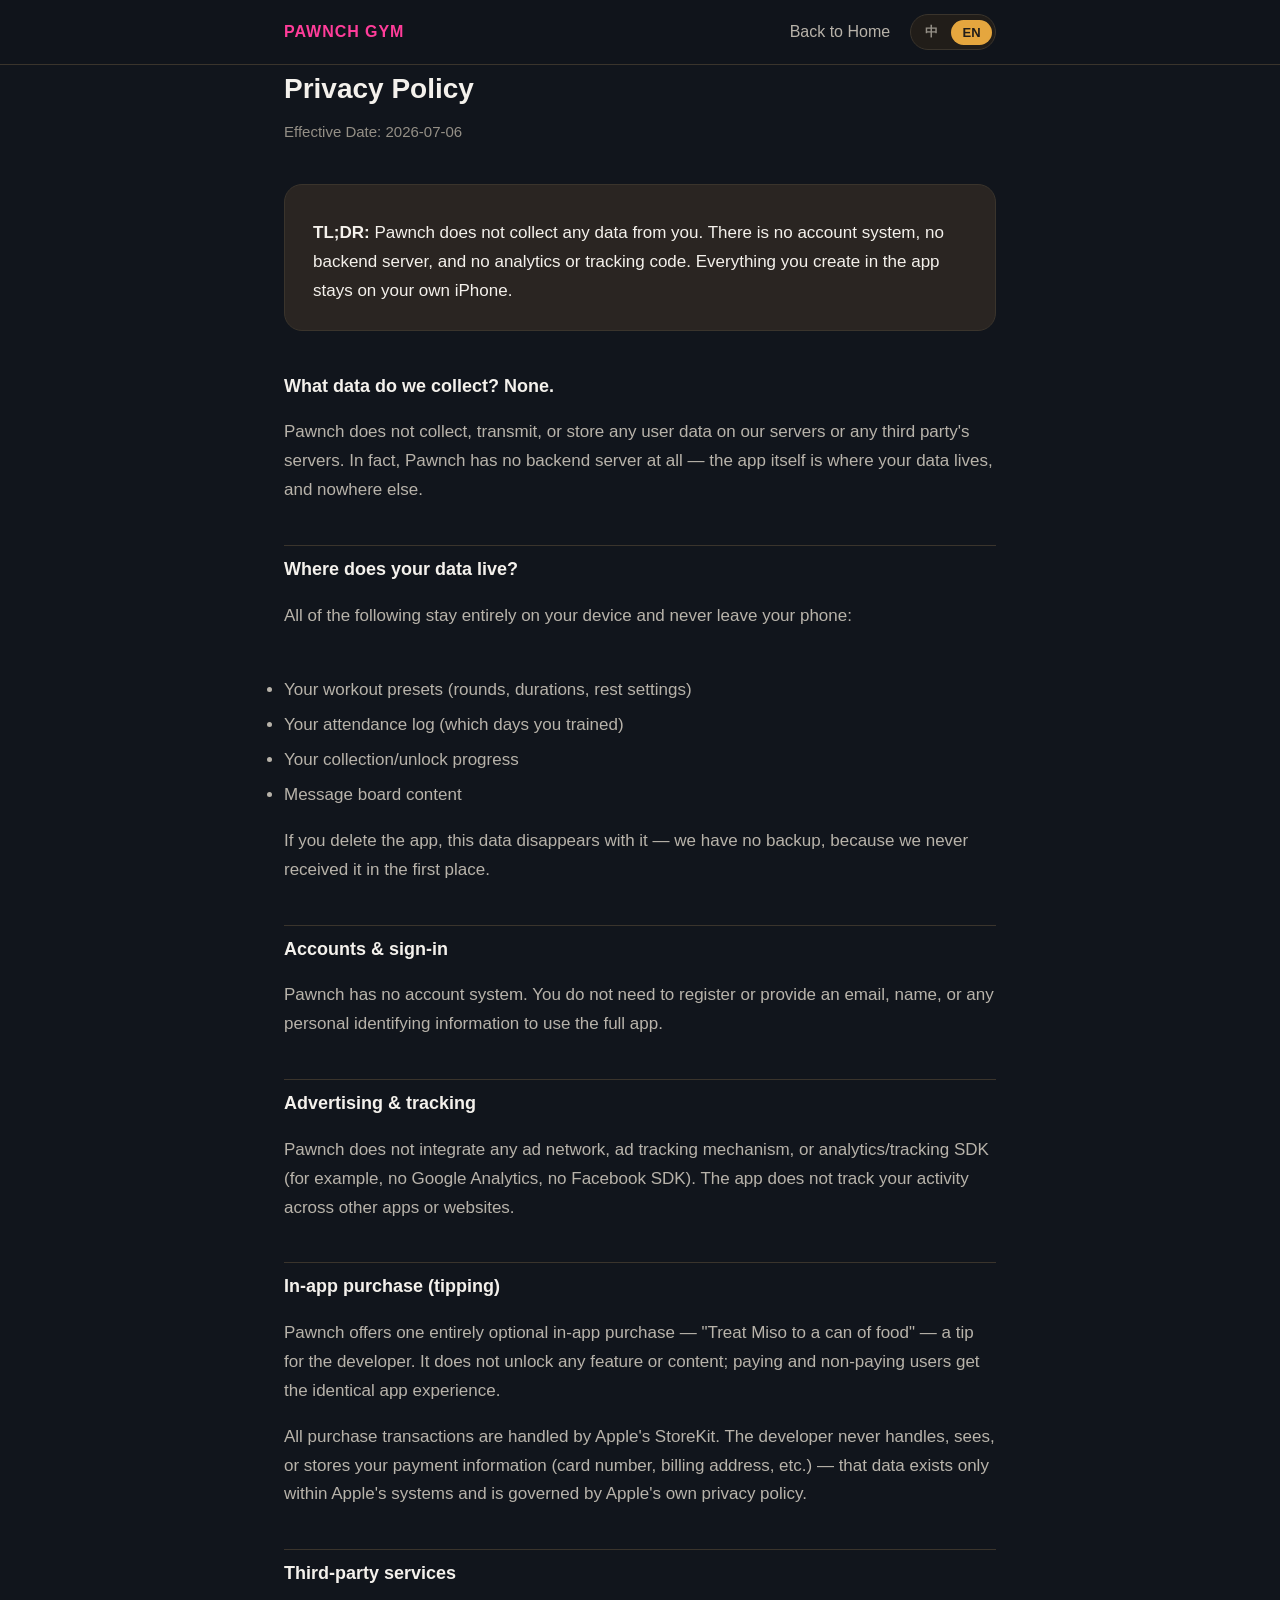
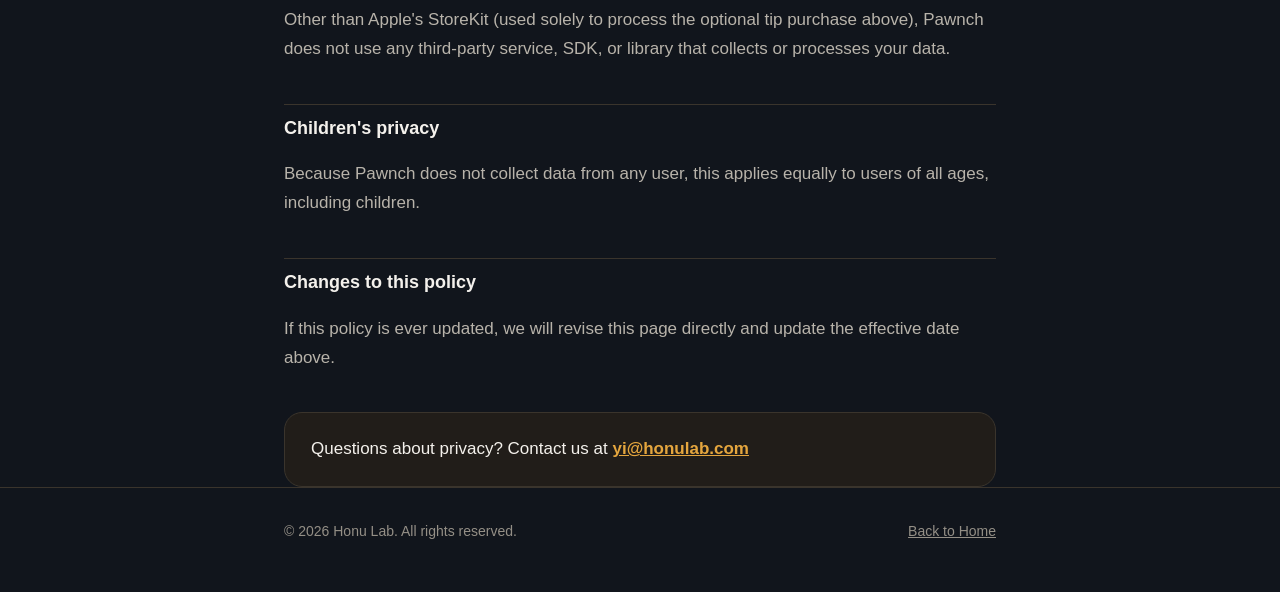
<file: privacy.html>
<!DOCTYPE html>
<html lang="zh-Hant">
<head>
<meta charset="UTF-8">
<meta name="viewport" content="width=device-width, initial-scale=1.0">
<title>隱私政策 Privacy Policy — Pawnch Gym</title>
<meta name="description" content="Pawnch 隱私政策：app 不收集任何資料，所有資料只存在裝置本地，無帳號、無追蹤。">
<meta name="pawnch:title:zh" content="隱私政策 Privacy Policy — Pawnch Gym">
<meta name="pawnch:description:zh" content="Pawnch 隱私政策：app 不收集任何資料，所有資料只存在裝置本地，無帳號、無追蹤。">
<meta name="pawnch:title:en" content="Privacy Policy — Pawnch Gym">
<meta name="pawnch:description:en" content="Pawnch does not collect any data from you. There is no account system, no backend server, and no analytics or tracking code. Everything you create in the app stays on your own iPhone.">

<link rel="icon" href="assets/favicon.ico" sizes="any">
<link rel="icon" type="image/png" href="assets/favicon-32.png" sizes="32x32">
<link rel="apple-touch-icon" href="assets/apple-touch-icon.png">

<meta property="og:type" content="website">
<meta property="og:url" content="https://pawnch.honulab.com/privacy.html">
<meta property="og:title" content="隱私政策 Privacy Policy — Pawnch Gym">
<meta property="og:description" content="Pawnch 隱私政策：app 不收集任何資料，所有資料只存在裝置本地，無帳號、無追蹤。">
<meta property="og:image" content="https://pawnch.honulab.com/assets/og-card.png">
<meta property="og:image:width" content="1200">
<meta property="og:image:height" content="630">
<meta property="og:image:alt" content="Pawnch Gym">
<meta property="og:locale" content="zh_TW">
<meta property="og:locale:alternate" content="en_US">
<meta name="twitter:card" content="summary_large_image">
<meta name="twitter:title" content="隱私政策 Privacy Policy — Pawnch Gym">
<meta name="twitter:description" content="Pawnch 隱私政策：app 不收集任何資料，所有資料只存在裝置本地，無帳號、無追蹤。">
<meta name="twitter:image" content="https://pawnch.honulab.com/assets/og-card.png">

<link rel="stylesheet" href="assets/privacy.css">
<link rel="canonical" href="https://pawnch.honulab.com/privacy.html">
<link rel="alternate" hreflang="zh-Hant" href="https://pawnch.honulab.com/privacy.html">
<link rel="alternate" hreflang="en" href="https://pawnch.honulab.com/en/privacy.html">
<link rel="alternate" hreflang="x-default" href="https://pawnch.honulab.com/privacy.html">
</head>
<body>

<nav class="nav">
  <div class="wrap">
    <a class="brand" href="index.html">PAWNCH GYM</a>
    <div class="nav-links">
      <a href="index.html"><span class="lang-zh">回首頁</span><span class="lang-en">Back to Home</span></a>
      <div class="lang-toggle" role="group" aria-label="Language">
        <button type="button" data-lang-btn="zh">中</button>
        <button type="button" data-lang-btn="en">EN</button>
      </div>
    </div>
  </div>
</nav>

<main class="wrap">
  <h1><span class="lang-zh">隱私政策</span><span class="lang-en">Privacy Policy</span></h1>
  <p class="subtitle"><span class="lang-zh">生效日：2026-07-06</span><span class="lang-en">Effective Date: 2026-07-06</span></p>

  <div class="summary-box">
    <p class="lang-zh"><b>簡短版：</b>Pawnch 不收集你的任何資料。這個 app 沒有帳號系統、沒有後台伺服器、也沒有任何分析或追蹤程式碼。你在 app 裡建立的所有內容，都只存在你自己的 iPhone 裡。</p>
    <p class="lang-en"><b>TL;DR:</b> Pawnch does not collect any data from you. There is no account system, no backend server, and no analytics or tracking code. Everything you create in the app stays on your own iPhone.</p>
  </div>

  <h2><span class="lang-zh">我們收集哪些資料？沒有。</span><span class="lang-en">What data do we collect? None.</span></h2>
  <p class="lang-zh">Pawnch 不收集、不傳輸、不儲存任何使用者資料到我們（或任何第三方）的伺服器。事實上，Pawnch 沒有後端伺服器——app 本身就是資料存在的地方。</p>
  <p class="lang-en">Pawnch does not collect, transmit, or store any user data on our servers or any third party's servers. In fact, Pawnch has no backend server at all — the app itself is where your data lives, and nowhere else.</p>

  <h2><span class="lang-zh">資料存在哪裡？</span><span class="lang-en">Where does your data live?</span></h2>
  <p class="lang-zh">以下內容全部只存在你的裝置本地（on-device），不會離開你的手機：</p>
  <ul class="lang-zh">
    <li>你建立的訓練課表（回合數、時間、休息設定）</li>
    <li>出席簿紀錄（你哪些日子練過）</li>
    <li>收藏櫃的解鎖狀態</li>
    <li>留言板內容</li>
  </ul>
  <p class="lang-en">All of the following stay entirely on your device and never leave your phone:</p>
  <ul class="lang-en">
    <li>Your workout presets (rounds, durations, rest settings)</li>
    <li>Your attendance log (which days you trained)</li>
    <li>Your collection/unlock progress</li>
    <li>Message board content</li>
  </ul>
  <p class="lang-zh">如果你刪除 app，這些資料就會跟著一起消失——我們這邊沒有備份，因為我們從一開始就沒有收到過它。</p>
  <p class="lang-en">If you delete the app, this data disappears with it — we have no backup, because we never received it in the first place.</p>

  <h2><span class="lang-zh">帳號與登入</span><span class="lang-en">Accounts &amp; sign-in</span></h2>
  <p class="lang-zh">Pawnch 沒有帳號系統。你不需要註冊、不需要提供 email、姓名，或任何個人身分資訊就能使用完整功能。</p>
  <p class="lang-en">Pawnch has no account system. You do not need to register or provide an email, name, or any personal identifying information to use the full app.</p>

  <h2><span class="lang-zh">廣告與追蹤</span><span class="lang-en">Advertising &amp; tracking</span></h2>
  <p class="lang-zh">Pawnch 沒有整合任何廣告聯播網、廣告追蹤機制，或分析／追蹤 SDK（例如不使用 Google Analytics、Facebook SDK 等）。app 不會追蹤你在其他 app 或網站上的行為。</p>
  <p class="lang-en">Pawnch does not integrate any ad network, ad tracking mechanism, or analytics/tracking SDK (for example, no Google Analytics, no Facebook SDK). The app does not track your activity across other apps or websites.</p>

  <h2><span class="lang-zh">應用程式內購買（打賞）</span><span class="lang-en">In-app purchase (tipping)</span></h2>
  <p class="lang-zh">Pawnch 提供一項完全自願的應用程式內購買：「請 Miso 吃罐罐」，是給開發者的打賞，不解鎖任何功能或內容——付費與不付費的使用者，app 體驗完全相同。</p>
  <p class="lang-zh">所有購買交易都由 Apple 的 StoreKit 處理。開發者不會經手、看到，或儲存你的付款資訊（卡號、帳單地址等）——這些資料只存在於 Apple 的系統中，受 Apple 自身的隱私政策規範。</p>
  <p class="lang-en">Pawnch offers one entirely optional in-app purchase — "Treat Miso to a can of food" — a tip for the developer. It does not unlock any feature or content; paying and non-paying users get the identical app experience.</p>
  <p class="lang-en">All purchase transactions are handled by Apple's StoreKit. The developer never handles, sees, or stores your payment information (card number, billing address, etc.) — that data exists only within Apple's systems and is governed by Apple's own privacy policy.</p>

  <h2><span class="lang-zh">第三方服務</span><span class="lang-en">Third-party services</span></h2>
  <p class="lang-zh">除了 Apple 的 StoreKit（用於處理上述打賞購買）之外，Pawnch 不使用任何第三方服務、SDK 或函式庫來收集或處理你的資料。</p>
  <p class="lang-en">Other than Apple's StoreKit (used solely to process the optional tip purchase above), Pawnch does not use any third-party service, SDK, or library that collects or processes your data.</p>

  <h2><span class="lang-zh">兒童隱私</span><span class="lang-en">Children's privacy</span></h2>
  <p class="lang-zh">由於 Pawnch 不收集任何使用者的資料，這項政策同樣適用於所有年齡層的使用者，包含兒童。</p>
  <p class="lang-en">Because Pawnch does not collect data from any user, this applies equally to users of all ages, including children.</p>

  <h2><span class="lang-zh">本政策的異動</span><span class="lang-en">Changes to this policy</span></h2>
  <p class="lang-zh">若未來這份政策有任何更新，我們會直接更新這個頁面，並更新上方的生效日期。</p>
  <p class="lang-en">If this policy is ever updated, we will revise this page directly and update the effective date above.</p>

  <div class="contact">
    <p class="lang-zh">有任何隱私相關問題，歡迎寫信給我們：<a href="mailto:yi@honulab.com">yi@honulab.com</a></p>
    <p class="lang-en">Questions about privacy? Contact us at <a href="mailto:yi@honulab.com">yi@honulab.com</a></p>
  </div>
</main>

<footer>
  <div class="wrap">
    <div>© 2026 Honu Lab. All rights reserved.</div>
    <div><a href="index.html"><span class="lang-zh">回首頁</span><span class="lang-en">Back to Home</span></a></div>
  </div>
</footer>

<script src="assets/site.js" defer></script>

</body>
</html>
</file>
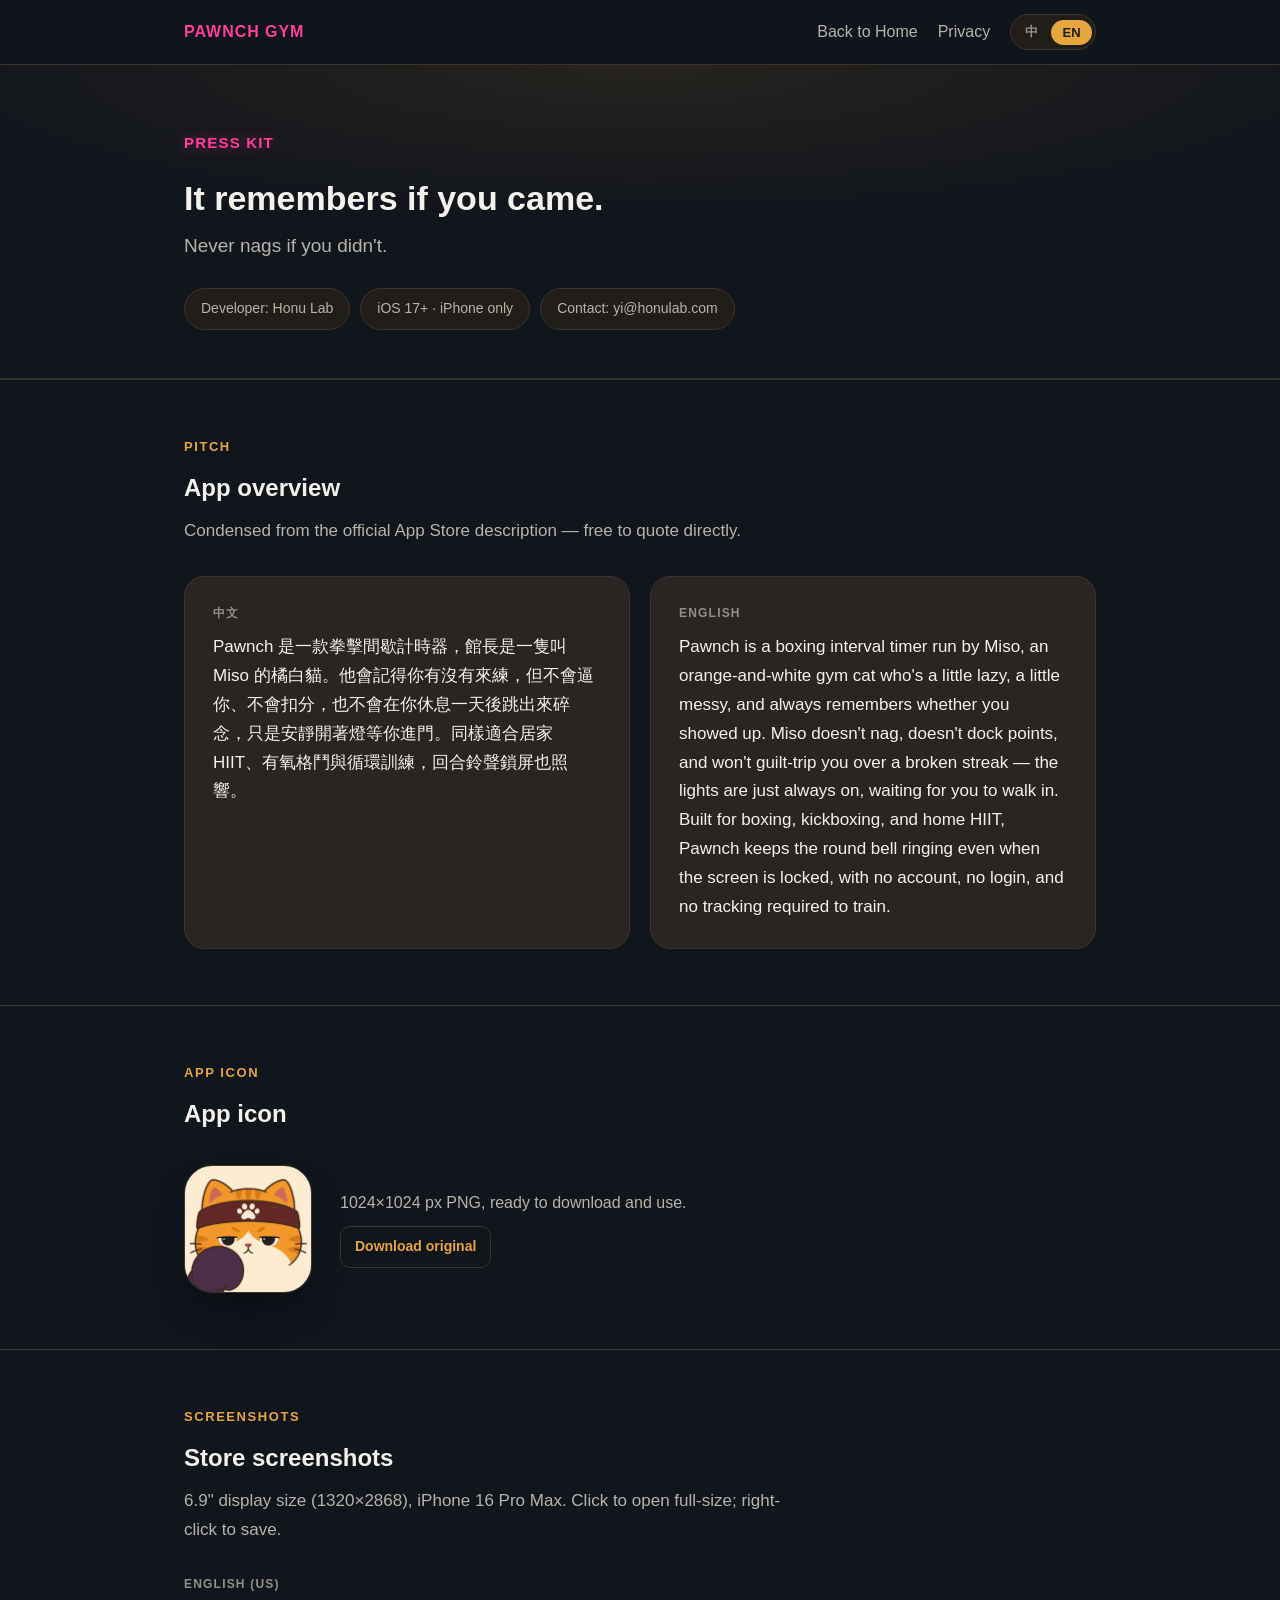
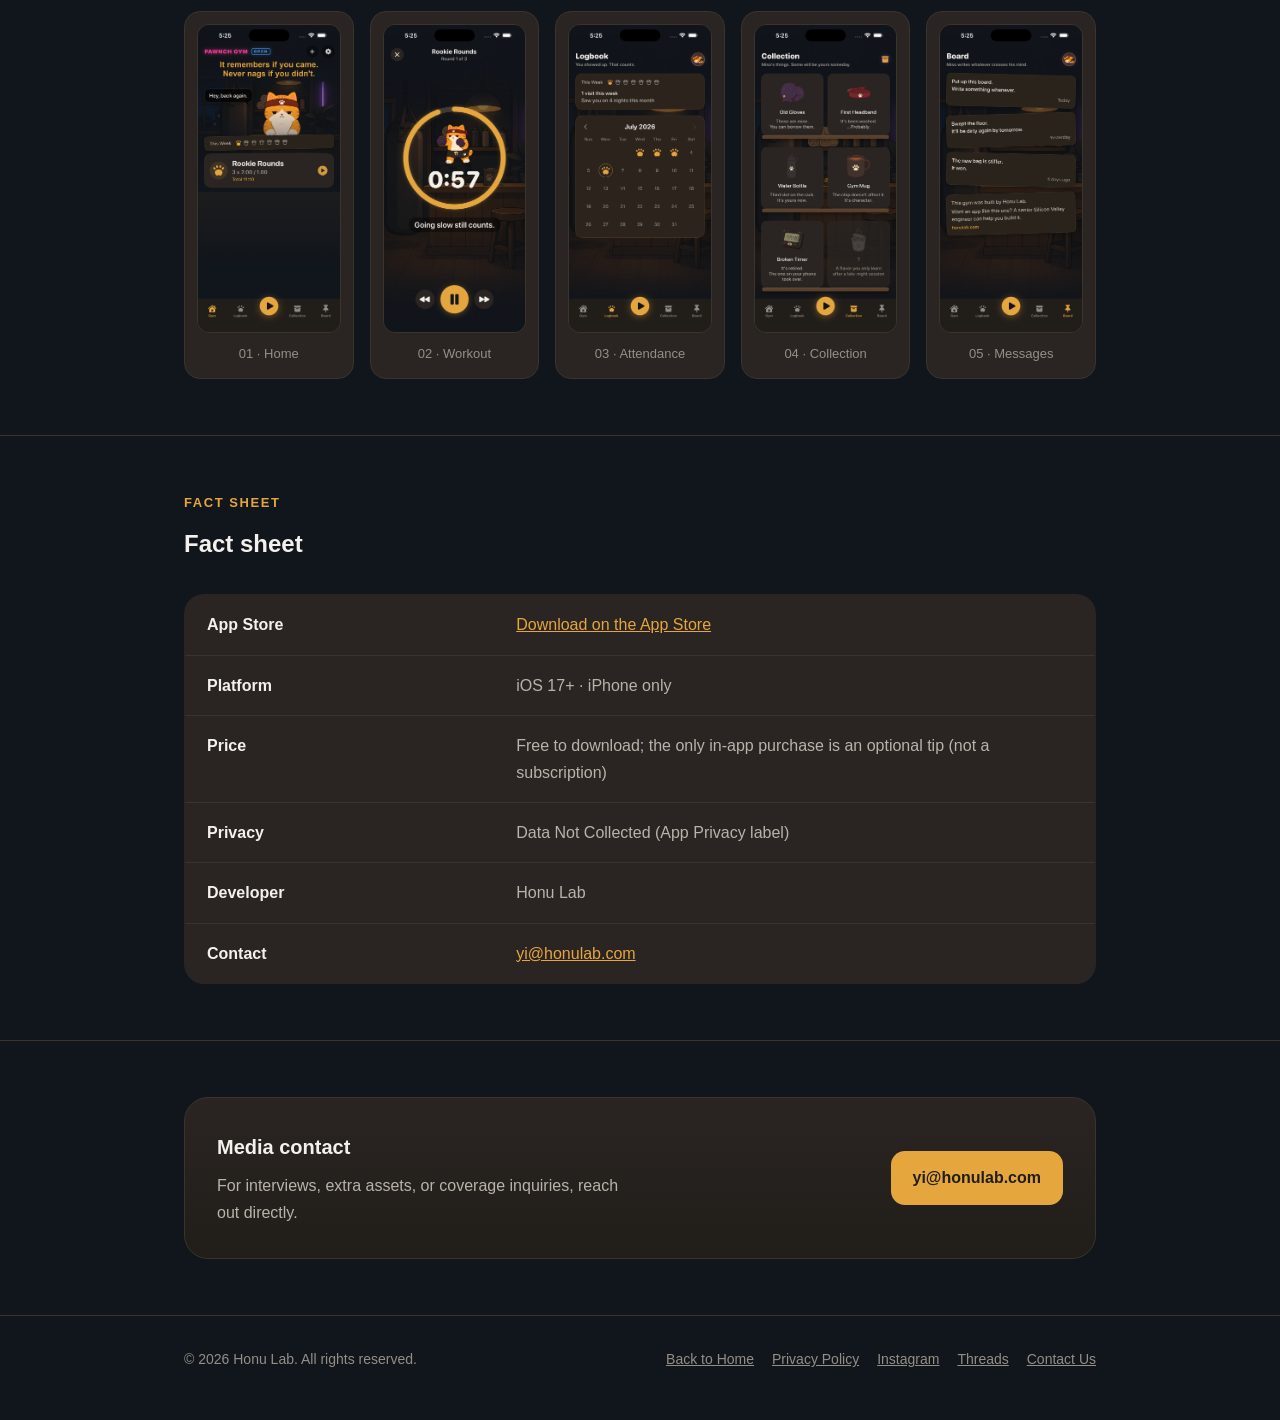
<file: en/press.html>
<!DOCTYPE html>
<html lang="en" data-lang="en">
<head>
<meta charset="UTF-8">
<meta name="viewport" content="width=device-width, initial-scale=1.0">
<title>Press Kit — Pawnch Gym</title>
<meta name="description" content="Pawnch is a boxing interval timer run by Miso, an orange-and-white gym cat who's a little lazy, a little messy, and always remembers whether you showed up.">
<meta name="pawnch:title:zh" content="Press Kit — Pawnch Gym">
<meta name="pawnch:description:zh" content="Pawnch Gym press kit：app icon、6.9&quot; 商店截圖、fact sheet 與中英文 pitch，供媒體與 Apple featuring 提名使用。">
<meta name="pawnch:title:en" content="Press Kit — Pawnch Gym">
<meta name="pawnch:description:en" content="Pawnch is a boxing interval timer run by Miso, an orange-and-white gym cat who&#x27;s a little lazy, a little messy, and always remembers whether you showed up.">

<link rel="icon" href="../assets/favicon.ico" sizes="any">
<link rel="icon" type="image/png" href="../assets/favicon-32.png" sizes="32x32">
<link rel="apple-touch-icon" href="../assets/apple-touch-icon.png">

<meta property="og:type" content="website">
<meta property="og:url" content="https://pawnch.honulab.com/en/press.html">
<meta property="og:title" content="Press Kit — Pawnch Gym">
<meta property="og:description" content="Pawnch is a boxing interval timer run by Miso, an orange-and-white gym cat who's a little lazy, a little messy, and always remembers whether you showed up.">
<meta property="og:image" content="https://pawnch.honulab.com/assets/og-card.png">
<meta property="og:image:width" content="1200">
<meta property="og:image:height" content="630">
<meta property="og:image:alt" content="Pawnch Gym">
<meta property="og:locale" content="en_US">
<meta property="og:locale:alternate" content="zh_TW">
<meta name="twitter:card" content="summary_large_image">
<meta name="twitter:title" content="Press Kit — Pawnch Gym">
<meta name="twitter:description" content="Pawnch is a boxing interval timer run by Miso, an orange-and-white gym cat who's a little lazy, a little messy, and always remembers whether you showed up.">
<meta name="twitter:image" content="https://pawnch.honulab.com/assets/og-card.png">

<link rel="stylesheet" href="../assets/press.css">
<link rel="canonical" href="https://pawnch.honulab.com/en/press.html">
<link rel="alternate" hreflang="en" href="https://pawnch.honulab.com/en/press.html">
<link rel="alternate" hreflang="zh-Hant" href="https://pawnch.honulab.com/press.html">
<link rel="alternate" hreflang="x-default" href="https://pawnch.honulab.com/press.html">
</head>
<body>

<nav class="nav">
  <div class="wrap">
    <a class="brand" href="index.html">PAWNCH GYM</a>
    <div class="nav-links">
      <a href="index.html"><span class="lang-zh">回首頁</span><span class="lang-en">Back to Home</span></a>
      <a href="privacy.html"><span class="lang-zh">隱私</span><span class="lang-en">Privacy</span></a>
      <div class="lang-toggle" role="group" aria-label="Language">
        <button type="button" data-lang-btn="zh">中</button>
        <button type="button" data-lang-btn="en">EN</button>
      </div>
    </div>
  </div>
</nav>

<header class="hero" id="top">
  <div class="wrap">
    <div class="eyebrow-tag">PRESS KIT</div>
    <h1>
      <span class="lang-zh">一間記得你有沒有來的拳館</span>
      <span class="lang-en">It remembers if you came.</span>
    </h1>
    <p class="tagline-sub">
      <span class="lang-zh">不會罵你沒來的那種。</span>
      <span class="lang-en">Never nags if you didn't.</span>
    </p>
    <div class="hero-meta">
      <span class="pill"><span class="lang-zh">開發者：Honu Lab</span><span class="lang-en">Developer: Honu Lab</span></span>
      <span class="pill">iOS 17+ · iPhone only</span>
      <span class="pill"><span class="lang-zh">聯絡：yi@honulab.com</span><span class="lang-en">Contact: yi@honulab.com</span></span>
    </div>
  </div>
</header>

<section id="pitch">
  <div class="wrap">
    <div class="section-head">
      <div class="eyebrow">Pitch</div>
      <h2><span class="lang-zh">app 簡介</span><span class="lang-en">App overview</span></h2>
      <p>
        <span class="lang-zh">摘自官方 App Store 文案，供報導或介紹直接引用。</span>
        <span class="lang-en">Condensed from the official App Store description — free to quote directly.</span>
      </p>
    </div>
    <div class="pitch-grid">
      <div class="pitch-card">
        <div class="lang-label">中文</div>
        <p>Pawnch 是一款拳擊間歇計時器，館長是一隻叫 Miso 的橘白貓。他會記得你有沒有來練，但不會逼你、不會扣分，也不會在你休息一天後跳出來碎念，只是安靜開著燈等你進門。同樣適合居家 HIIT、有氧格鬥與循環訓練，回合鈴聲鎖屏也照響。</p>
      </div>
      <div class="pitch-card">
        <div class="lang-label">English</div>
        <p>Pawnch is a boxing interval timer run by Miso, an orange-and-white gym cat who's a little lazy, a little messy, and always remembers whether you showed up. Miso doesn't nag, doesn't dock points, and won't guilt-trip you over a broken streak — the lights are just always on, waiting for you to walk in. Built for boxing, kickboxing, and home HIIT, Pawnch keeps the round bell ringing even when the screen is locked, with no account, no login, and no tracking required to train.</p>
      </div>
    </div>
  </div>
</section>

<section id="icon">
  <div class="wrap">
    <div class="section-head">
      <div class="eyebrow">App Icon</div>
      <h2><span class="lang-zh">app 圖示</span><span class="lang-en">App icon</span></h2>
    </div>
    <div class="icon-row">
      <img src="../assets/app-icon-1024.png" alt="Pawnch app icon" loading="lazy">
      <div class="icon-meta">
        <p><span class="lang-zh">1024×1024 px，PNG，可直接下載使用。</span><span class="lang-en">1024×1024 px PNG, ready to download and use.</span></p>
        <div class="dl-links">
          <a href="../assets/app-icon-1024.png" download>
            <span class="lang-zh">下載原圖</span><span class="lang-en">Download original</span>
          </a>
        </div>
      </div>
    </div>
  </div>
</section>

<section id="screenshots">
  <div class="wrap">
    <div class="section-head">
      <div class="eyebrow">Screenshots</div>
      <h2><span class="lang-zh">商店截圖</span><span class="lang-en">Store screenshots</span></h2>
      <p>
        <span class="lang-zh">6.9" 顯示尺寸（1320×2868），iPhone 16 Pro Max。點圖可開啟原圖，右鍵另存即可下載。</span>
        <span class="lang-en">6.9" display size (1320×2868), iPhone 16 Pro Max. Click to open full-size; right-click to save.</span>
      </p>
    </div>

    <div class="locale-label lang-zh">繁體中文</div>
    <div class="locale-label lang-en">English (US)</div>

    <div class="shot-grid lang-zh">
      <figure>
        <a href="../assets/press/zh-Hant/01-home-tagline.png" target="_blank"><img src="../assets/press/zh-Hant/01-home-tagline.png" alt="首頁：Miso 打招呼與定位標語" loading="lazy"></a>
        <figcaption>01 · 首頁</figcaption>
      </figure>
      <figure>
        <a href="../assets/press/zh-Hant/02-workout.png" target="_blank"><img src="../assets/press/zh-Hant/02-workout.png" alt="訓練中畫面：回合計時器" loading="lazy"></a>
        <figcaption>02 · 訓練中</figcaption>
      </figure>
      <figure>
        <a href="../assets/press/zh-Hant/03-attendance.png" target="_blank"><img src="../assets/press/zh-Hant/03-attendance.png" alt="出席簿畫面" loading="lazy"></a>
        <figcaption>03 · 出席簿</figcaption>
      </figure>
      <figure>
        <a href="../assets/press/zh-Hant/04-collection.png" target="_blank"><img src="../assets/press/zh-Hant/04-collection.png" alt="收藏櫃畫面" loading="lazy"></a>
        <figcaption>04 · 收藏櫃</figcaption>
      </figure>
      <figure>
        <a href="../assets/press/zh-Hant/05-messages.png" target="_blank"><img src="../assets/press/zh-Hant/05-messages.png" alt="留言板畫面" loading="lazy"></a>
        <figcaption>05 · 留言板</figcaption>
      </figure>
    </div>

    <div class="shot-grid lang-en">
      <figure>
        <a href="../assets/press/en-US/01-home-tagline.png" target="_blank"><img src="../assets/press/en-US/01-home-tagline.png" alt="Home screen: Miso's greeting with tagline" loading="lazy"></a>
        <figcaption>01 · Home</figcaption>
      </figure>
      <figure>
        <a href="../assets/press/en-US/02-workout.png" target="_blank"><img src="../assets/press/en-US/02-workout.png" alt="Active workout: round timer" loading="lazy"></a>
        <figcaption>02 · Workout</figcaption>
      </figure>
      <figure>
        <a href="../assets/press/en-US/03-attendance.png" target="_blank"><img src="../assets/press/en-US/03-attendance.png" alt="Attendance log screen" loading="lazy"></a>
        <figcaption>03 · Attendance</figcaption>
      </figure>
      <figure>
        <a href="../assets/press/en-US/04-collection.png" target="_blank"><img src="../assets/press/en-US/04-collection.png" alt="Collection screen" loading="lazy"></a>
        <figcaption>04 · Collection</figcaption>
      </figure>
      <figure>
        <a href="../assets/press/en-US/05-messages.png" target="_blank"><img src="../assets/press/en-US/05-messages.png" alt="Message board screen" loading="lazy"></a>
        <figcaption>05 · Messages</figcaption>
      </figure>
    </div>
  </div>
</section>

<section id="facts">
  <div class="wrap">
    <div class="section-head">
      <div class="eyebrow">Fact Sheet</div>
      <h2><span class="lang-zh">基本資料</span><span class="lang-en">Fact sheet</span></h2>
    </div>
    <table class="fact-table">
      <tbody>
        <tr>
          <td>App Store</td>
          <td><a href="https://apps.apple.com/us/app/pawnch-boxing-round-timer/id6783594091"><span class="lang-zh">在 App Store 下載</span><span class="lang-en">Download on the App Store</span></a></td>
        </tr>
        <tr>
          <td><span class="lang-zh">平台</span><span class="lang-en">Platform</span></td>
          <td>iOS 17+ · <span class="lang-zh">iPhone only</span><span class="lang-en">iPhone only</span></td>
        </tr>
        <tr>
          <td><span class="lang-zh">價格</span><span class="lang-en">Price</span></td>
          <td>
            <span class="lang-zh">下載免費，唯一內購是自願打賞（非訂閱）</span>
            <span class="lang-en">Free to download; the only in-app purchase is an optional tip (not a subscription)</span>
          </td>
        </tr>
        <tr>
          <td><span class="lang-zh">隱私</span><span class="lang-en">Privacy</span></td>
          <td>
            <span class="lang-zh">Data Not Collected（App Privacy 標示）</span>
            <span class="lang-en">Data Not Collected (App Privacy label)</span>
          </td>
        </tr>
        <tr>
          <td><span class="lang-zh">開發者</span><span class="lang-en">Developer</span></td>
          <td>Honu Lab</td>
        </tr>
        <tr>
          <td><span class="lang-zh">聯絡方式</span><span class="lang-en">Contact</span></td>
          <td><a href="mailto:yi@honulab.com">yi@honulab.com</a></td>
        </tr>
      </tbody>
    </table>
  </div>
</section>

<section id="contact">
  <div class="wrap">
    <div class="contact-card">
      <div>
        <h2><span class="lang-zh">媒體聯絡</span><span class="lang-en">Media contact</span></h2>
        <p>
          <span class="lang-zh">採訪、素材需求或 featuring 提名相關問題，歡迎直接來信。</span>
          <span class="lang-en">For interviews, extra assets, or coverage inquiries, reach out directly.</span>
        </p>
      </div>
      <a class="btn" href="mailto:yi@honulab.com">yi@honulab.com</a>
    </div>
  </div>
</section>

<footer>
  <div class="wrap">
    <div>© 2026 Honu Lab. All rights reserved.</div>
    <div class="footer-links">
      <a href="index.html"><span class="lang-zh">回首頁</span><span class="lang-en">Back to Home</span></a>
      <a href="privacy.html"><span class="lang-zh">隱私政策</span><span class="lang-en">Privacy Policy</span></a>
      <a href="https://www.instagram.com/pawnch.app/" target="_blank" rel="noopener">Instagram</a>
      <a href="https://www.threads.com/@pawnch.app" target="_blank" rel="noopener">Threads</a>
      <a href="mailto:yi@honulab.com"><span class="lang-zh">聯絡我們</span><span class="lang-en">Contact Us</span></a>
    </div>
  </div>
</footer>

<script src="../assets/site.js" defer></script>

</body>
</html>
</file>
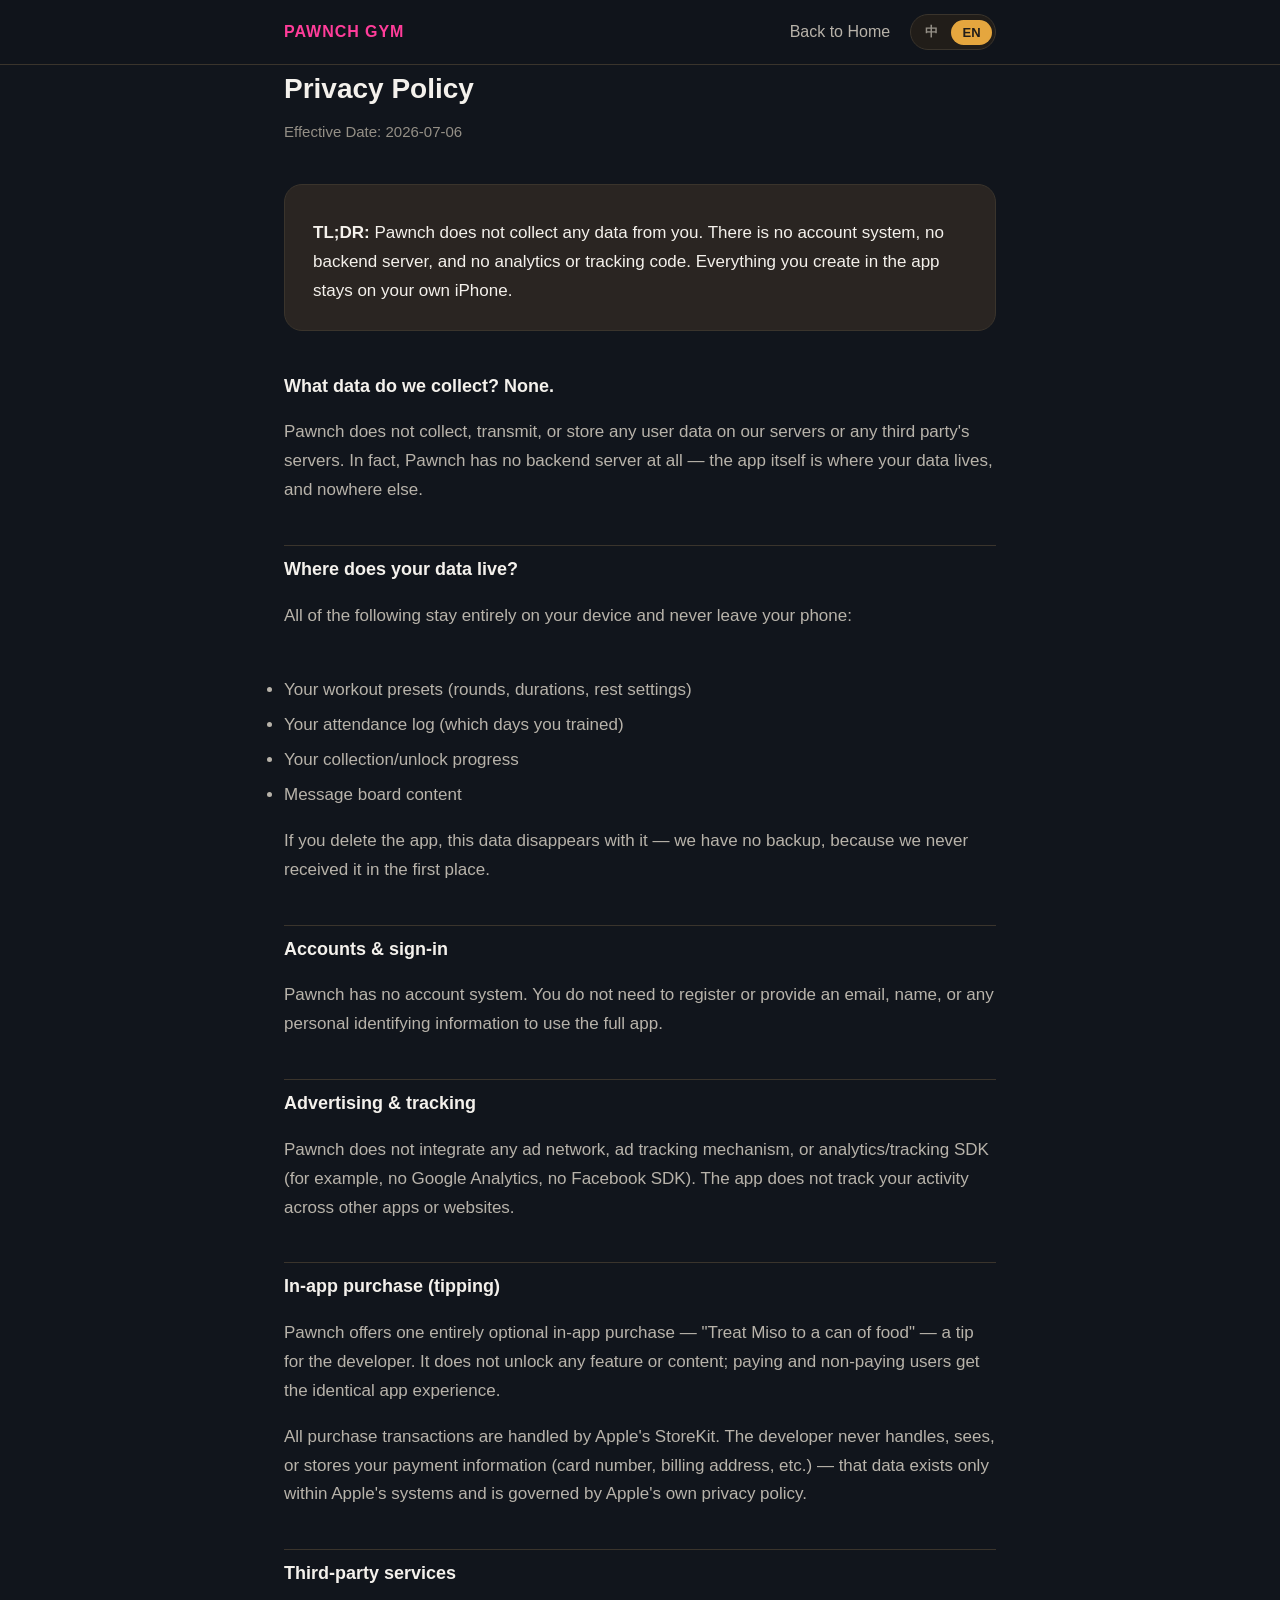
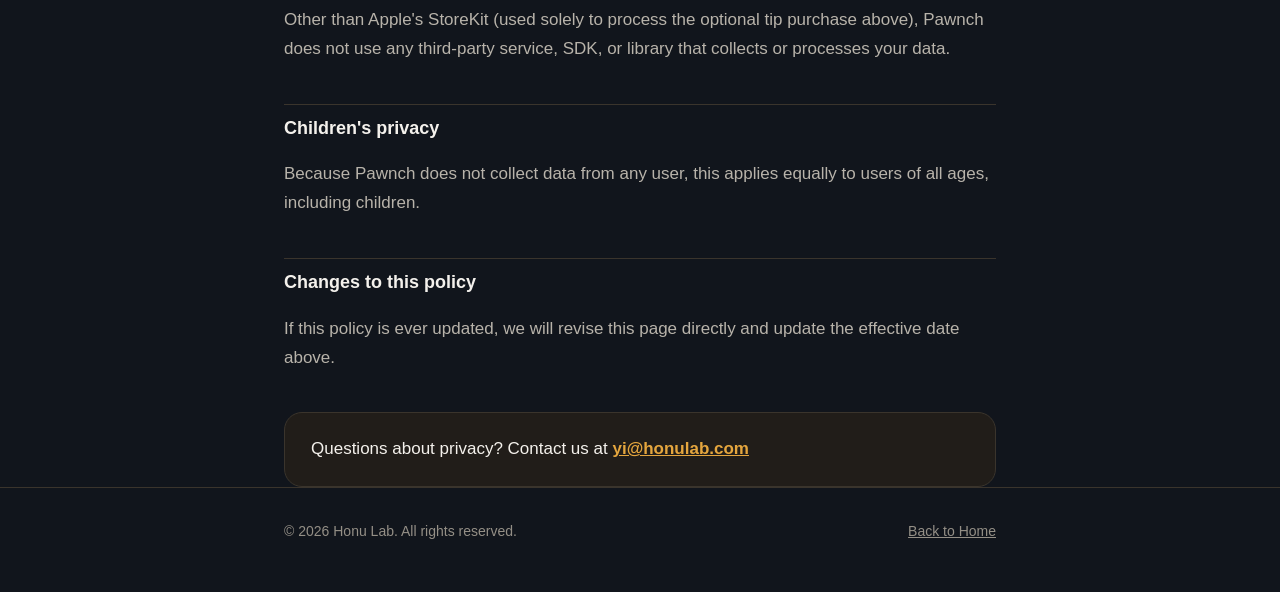
<file: en/privacy.html>
<!DOCTYPE html>
<html lang="en" data-lang="en">
<head>
<meta charset="UTF-8">
<meta name="viewport" content="width=device-width, initial-scale=1.0">
<title>Privacy Policy — Pawnch Gym</title>
<meta name="description" content="Pawnch does not collect any data from you. There is no account system, no backend server, and no analytics or tracking code. Everything you create in the app stays on your own iPhone.">
<meta name="pawnch:title:zh" content="隱私政策 Privacy Policy — Pawnch Gym">
<meta name="pawnch:description:zh" content="Pawnch 隱私政策：app 不收集任何資料，所有資料只存在裝置本地，無帳號、無追蹤。">
<meta name="pawnch:title:en" content="Privacy Policy — Pawnch Gym">
<meta name="pawnch:description:en" content="Pawnch does not collect any data from you. There is no account system, no backend server, and no analytics or tracking code. Everything you create in the app stays on your own iPhone.">

<link rel="icon" href="../assets/favicon.ico" sizes="any">
<link rel="icon" type="image/png" href="../assets/favicon-32.png" sizes="32x32">
<link rel="apple-touch-icon" href="../assets/apple-touch-icon.png">

<meta property="og:type" content="website">
<meta property="og:url" content="https://pawnch.honulab.com/en/privacy.html">
<meta property="og:title" content="Privacy Policy — Pawnch Gym">
<meta property="og:description" content="Pawnch does not collect any data from you. There is no account system, no backend server, and no analytics or tracking code. Everything you create in the app stays on your own iPhone.">
<meta property="og:image" content="https://pawnch.honulab.com/assets/og-card.png">
<meta property="og:image:width" content="1200">
<meta property="og:image:height" content="630">
<meta property="og:image:alt" content="Pawnch Gym">
<meta property="og:locale" content="en_US">
<meta property="og:locale:alternate" content="zh_TW">
<meta name="twitter:card" content="summary_large_image">
<meta name="twitter:title" content="Privacy Policy — Pawnch Gym">
<meta name="twitter:description" content="Pawnch does not collect any data from you. There is no account system, no backend server, and no analytics or tracking code. Everything you create in the app stays on your own iPhone.">
<meta name="twitter:image" content="https://pawnch.honulab.com/assets/og-card.png">

<link rel="stylesheet" href="../assets/privacy.css">
<link rel="canonical" href="https://pawnch.honulab.com/en/privacy.html">
<link rel="alternate" hreflang="en" href="https://pawnch.honulab.com/en/privacy.html">
<link rel="alternate" hreflang="zh-Hant" href="https://pawnch.honulab.com/privacy.html">
<link rel="alternate" hreflang="x-default" href="https://pawnch.honulab.com/privacy.html">
</head>
<body>

<nav class="nav">
  <div class="wrap">
    <a class="brand" href="index.html">PAWNCH GYM</a>
    <div class="nav-links">
      <a href="index.html"><span class="lang-zh">回首頁</span><span class="lang-en">Back to Home</span></a>
      <div class="lang-toggle" role="group" aria-label="Language">
        <button type="button" data-lang-btn="zh">中</button>
        <button type="button" data-lang-btn="en">EN</button>
      </div>
    </div>
  </div>
</nav>

<main class="wrap">
  <h1><span class="lang-zh">隱私政策</span><span class="lang-en">Privacy Policy</span></h1>
  <p class="subtitle"><span class="lang-zh">生效日：2026-07-06</span><span class="lang-en">Effective Date: 2026-07-06</span></p>

  <div class="summary-box">
    <p class="lang-zh"><b>簡短版：</b>Pawnch 不收集你的任何資料。這個 app 沒有帳號系統、沒有後台伺服器、也沒有任何分析或追蹤程式碼。你在 app 裡建立的所有內容，都只存在你自己的 iPhone 裡。</p>
    <p class="lang-en"><b>TL;DR:</b> Pawnch does not collect any data from you. There is no account system, no backend server, and no analytics or tracking code. Everything you create in the app stays on your own iPhone.</p>
  </div>

  <h2><span class="lang-zh">我們收集哪些資料？沒有。</span><span class="lang-en">What data do we collect? None.</span></h2>
  <p class="lang-zh">Pawnch 不收集、不傳輸、不儲存任何使用者資料到我們（或任何第三方）的伺服器。事實上，Pawnch 沒有後端伺服器——app 本身就是資料存在的地方。</p>
  <p class="lang-en">Pawnch does not collect, transmit, or store any user data on our servers or any third party's servers. In fact, Pawnch has no backend server at all — the app itself is where your data lives, and nowhere else.</p>

  <h2><span class="lang-zh">資料存在哪裡？</span><span class="lang-en">Where does your data live?</span></h2>
  <p class="lang-zh">以下內容全部只存在你的裝置本地（on-device），不會離開你的手機：</p>
  <ul class="lang-zh">
    <li>你建立的訓練課表（回合數、時間、休息設定）</li>
    <li>出席簿紀錄（你哪些日子練過）</li>
    <li>收藏櫃的解鎖狀態</li>
    <li>留言板內容</li>
  </ul>
  <p class="lang-en">All of the following stay entirely on your device and never leave your phone:</p>
  <ul class="lang-en">
    <li>Your workout presets (rounds, durations, rest settings)</li>
    <li>Your attendance log (which days you trained)</li>
    <li>Your collection/unlock progress</li>
    <li>Message board content</li>
  </ul>
  <p class="lang-zh">如果你刪除 app，這些資料就會跟著一起消失——我們這邊沒有備份，因為我們從一開始就沒有收到過它。</p>
  <p class="lang-en">If you delete the app, this data disappears with it — we have no backup, because we never received it in the first place.</p>

  <h2><span class="lang-zh">帳號與登入</span><span class="lang-en">Accounts &amp; sign-in</span></h2>
  <p class="lang-zh">Pawnch 沒有帳號系統。你不需要註冊、不需要提供 email、姓名，或任何個人身分資訊就能使用完整功能。</p>
  <p class="lang-en">Pawnch has no account system. You do not need to register or provide an email, name, or any personal identifying information to use the full app.</p>

  <h2><span class="lang-zh">廣告與追蹤</span><span class="lang-en">Advertising &amp; tracking</span></h2>
  <p class="lang-zh">Pawnch 沒有整合任何廣告聯播網、廣告追蹤機制，或分析／追蹤 SDK（例如不使用 Google Analytics、Facebook SDK 等）。app 不會追蹤你在其他 app 或網站上的行為。</p>
  <p class="lang-en">Pawnch does not integrate any ad network, ad tracking mechanism, or analytics/tracking SDK (for example, no Google Analytics, no Facebook SDK). The app does not track your activity across other apps or websites.</p>

  <h2><span class="lang-zh">應用程式內購買（打賞）</span><span class="lang-en">In-app purchase (tipping)</span></h2>
  <p class="lang-zh">Pawnch 提供一項完全自願的應用程式內購買：「請 Miso 吃罐罐」，是給開發者的打賞，不解鎖任何功能或內容——付費與不付費的使用者，app 體驗完全相同。</p>
  <p class="lang-zh">所有購買交易都由 Apple 的 StoreKit 處理。開發者不會經手、看到，或儲存你的付款資訊（卡號、帳單地址等）——這些資料只存在於 Apple 的系統中，受 Apple 自身的隱私政策規範。</p>
  <p class="lang-en">Pawnch offers one entirely optional in-app purchase — "Treat Miso to a can of food" — a tip for the developer. It does not unlock any feature or content; paying and non-paying users get the identical app experience.</p>
  <p class="lang-en">All purchase transactions are handled by Apple's StoreKit. The developer never handles, sees, or stores your payment information (card number, billing address, etc.) — that data exists only within Apple's systems and is governed by Apple's own privacy policy.</p>

  <h2><span class="lang-zh">第三方服務</span><span class="lang-en">Third-party services</span></h2>
  <p class="lang-zh">除了 Apple 的 StoreKit（用於處理上述打賞購買）之外，Pawnch 不使用任何第三方服務、SDK 或函式庫來收集或處理你的資料。</p>
  <p class="lang-en">Other than Apple's StoreKit (used solely to process the optional tip purchase above), Pawnch does not use any third-party service, SDK, or library that collects or processes your data.</p>

  <h2><span class="lang-zh">兒童隱私</span><span class="lang-en">Children's privacy</span></h2>
  <p class="lang-zh">由於 Pawnch 不收集任何使用者的資料，這項政策同樣適用於所有年齡層的使用者，包含兒童。</p>
  <p class="lang-en">Because Pawnch does not collect data from any user, this applies equally to users of all ages, including children.</p>

  <h2><span class="lang-zh">本政策的異動</span><span class="lang-en">Changes to this policy</span></h2>
  <p class="lang-zh">若未來這份政策有任何更新，我們會直接更新這個頁面，並更新上方的生效日期。</p>
  <p class="lang-en">If this policy is ever updated, we will revise this page directly and update the effective date above.</p>

  <div class="contact">
    <p class="lang-zh">有任何隱私相關問題，歡迎寫信給我們：<a href="mailto:yi@honulab.com">yi@honulab.com</a></p>
    <p class="lang-en">Questions about privacy? Contact us at <a href="mailto:yi@honulab.com">yi@honulab.com</a></p>
  </div>
</main>

<footer>
  <div class="wrap">
    <div>© 2026 Honu Lab. All rights reserved.</div>
    <div><a href="index.html"><span class="lang-zh">回首頁</span><span class="lang-en">Back to Home</span></a></div>
  </div>
</footer>

<script src="../assets/site.js" defer></script>

</body>
</html>
</file>
<file: assets/index.css>
:root{
    --bg-base: #11151C;
    --bg-elevated: #211D19;
    --bg-card: #2A2522;
    --bg-counter: #5B412C;
    --amber: #E5A63E;
    --amber-deep: #C98727;
    --neon-pink: #FF3D9A;
    --neon-blue: #4DA6FF;
    --text-primary: #F4F1EC;
    --text-secondary: #B8B3AA;
    --text-tertiary: #948F86;
    --divider: #3A342C;
  }

  * { box-sizing: border-box; }

  html { scroll-behavior: smooth; }

  body {
    margin: 0;
    background: var(--bg-base);
    color: var(--text-primary);
    font-family: -apple-system, BlinkMacSystemFont, "PingFang TC", "Noto Sans TC", "Helvetica Neue", Arial, sans-serif;
    line-height: 1.6;
    font-size: 17px;
    -webkit-font-smoothing: antialiased;
  }

  a { color: var(--amber); }

  .wrap {
    max-width: 960px;
    margin: 0 auto;
    padding: 0 24px;
  }

  /* ---------- Nav ---------- */
  .nav {
    position: sticky;
    top: 0;
    z-index: 10;
    background: rgba(17, 21, 28, 0.85);
    backdrop-filter: blur(10px);
    border-bottom: 1px solid var(--divider);
  }
  .nav .wrap {
    display: flex;
    align-items: center;
    justify-content: space-between;
    padding-top: 14px;
    padding-bottom: 14px;
  }
  .brand {
    font-weight: 800;
    letter-spacing: 0.06em;
    font-size: 16px;
    color: var(--neon-pink);
    text-decoration: none;
  }
  .nav-links {
    display: flex;
    align-items: center;
    gap: 20px;
    font-size: 16px;
  }
  .nav-links a {
    color: var(--text-secondary);
    text-decoration: none;
  }
  .nav-links a:hover { color: var(--amber); }
  .nav-links a { position: relative; }
  /* Invisible 44x44 hit-slop: expands the tap target without affecting
     visual size/background (important for .lang-toggle button, whose
     background fills the padding box — real padding would visibly grow
     the active pill). */
  .nav-links a::after,
  .lang-toggle button::after {
    content: "";
    position: absolute;
    top: 50%;
    left: 50%;
    width: 100%;
    height: 100%;
    min-width: 44px;
    min-height: 44px;
    transform: translate(-50%, -50%);
  }

  /* ---------- Hero ---------- */
  .hero {
    position: relative;
    padding: 72px 0 56px;
    background:
      radial-gradient(ellipse 60% 50% at 50% 0%, rgba(229,166,62,0.10), transparent),
      linear-gradient(180deg, var(--bg-base) 0%, var(--bg-base) 100%);
    border-bottom: 1px solid var(--divider);
    overflow: hidden;
  }
  .sign {
    display: inline-flex;
    align-items: center;
    gap: 10px;
    font-weight: 800;
    letter-spacing: 0.08em;
    font-size: 15px;
    color: var(--neon-pink);
    text-shadow: 0 0 14px rgba(255,61,154,0.45);
    margin-bottom: 20px;
  }
  .sign .open {
    font-size: 12px;
    font-weight: 700;
    letter-spacing: 0.1em;
    color: var(--neon-blue);
    border: 1px solid var(--neon-blue);
    border-radius: 999px;
    padding: 3px 10px;
    text-shadow: none;
  }
  .hero-grid {
    display: grid;
    grid-template-columns: 1.1fr 0.9fr;
    gap: 40px;
    align-items: center;
  }
  .hero h1 {
    font-size: 40px;
    line-height: 1.25;
    margin: 0 0 18px;
    font-weight: 800;
  }
  .hero p.lede {
    font-size: 18px;
    color: var(--text-secondary);
    max-width: 46ch;
    margin: 0 0 30px;
  }
  .hero-figure {
    position: relative;
    justify-self: center;
  }
  .hero-figure img {
    width: 100%;
    max-width: 300px;
    display: block;
    /* Same block-vs-text-align trap as .showcase-grid img: keep the phone
       centered in its column (matters once hero-grid collapses to 1fr). */
    margin-inline: auto;
    border-radius: 28px;
    border: 1px solid var(--divider);
    box-shadow: 0 30px 60px -20px rgba(0,0,0,0.6);
  }

  .cta-row {
    display: flex;
    flex-wrap: wrap;
    gap: 14px;
    align-items: center;
  }
  .btn {
    display: inline-flex;
    align-items: center;
    gap: 10px;
    padding: 13px 22px;
    border-radius: 14px;
    font-weight: 700;
    font-size: 16px;
    text-decoration: none;
    border: 1px solid transparent;
  }
  .btn-primary {
    background: var(--amber);
    color: #211D19;
  }
  .btn-primary:hover { background: var(--amber-deep); }
  .btn-ghost {
    color: var(--text-primary);
    border-color: var(--divider);
  }
  .btn-ghost:hover { border-color: var(--text-tertiary); }
  .btn small {
    display: block;
    font-size: 12px;
    font-weight: 500;
    opacity: 0.75;
  }
  .btn-disabled {
    opacity: 0.5;
    cursor: not-allowed;
    pointer-events: none;
  }
  .fineprint {
    margin-top: 14px;
    font-size: 13px;
    color: var(--text-tertiary);
  }

  /* ---------- Sections ---------- */
  section { padding: 64px 0; }
  .section-head {
    margin-bottom: 36px;
    max-width: 60ch;
  }
  .section-head .eyebrow {
    font-size: 13px;
    font-weight: 700;
    letter-spacing: 0.12em;
    text-transform: uppercase;
    color: var(--amber);
    margin-bottom: 10px;
  }
  .section-head h2 {
    font-size: 26px;
    margin: 0 0 8px;
  }
  .section-head p {
    color: var(--text-secondary);
    margin: 0;
    font-size: 17px;
  }

  /* ---------- Features ---------- */
  .features {
    border-top: 1px solid var(--divider);
  }
  .feature-grid {
    display: grid;
    grid-template-columns: repeat(2, 1fr);
    gap: 20px;
  }
  .feature-card {
    background: var(--bg-card);
    border: 1px solid var(--divider);
    border-radius: 20px;
    padding: 24px;
  }
  .feature-card .icon {
    font-size: 26px;
    margin-bottom: 14px;
    display: block;
  }
  .feature-card h3 {
    margin: 0 0 6px;
    font-size: 18px;
  }
  .feature-card p {
    margin: 0;
    font-size: 16px;
    color: var(--text-secondary);
  }

  /* ---------- Miso says ---------- */
  .miso-quotes {
    border-top: 1px solid var(--divider);
  }
  .quote-grid {
    display: grid;
    grid-template-columns: repeat(3, 1fr);
    gap: 28px;
  }
  .quote-card {
    position: relative;
    background: var(--bg-elevated);
    border: 1px solid var(--divider);
    border-radius: 16px;
    padding: 20px 22px;
  }
  .quote-card::before,
  .quote-card::after {
    content: "";
    position: absolute;
    left: 28px;
    width: 0;
    height: 0;
    border-left: 11px solid transparent;
    border-right: 11px solid transparent;
  }
  .quote-card::before {
    bottom: -12px;
    border-top: 12px solid var(--divider);
  }
  .quote-card::after {
    bottom: -10.5px;
    border-top: 10.5px solid var(--bg-elevated);
  }
  .quote-card p {
    margin: 0;
    font-size: 16px;
    color: var(--text-primary);
  }

  /* ---------- Showcase ---------- */
  .showcase {
    border-top: 1px solid var(--divider);
  }
  .showcase-grid {
    display: grid;
    grid-template-columns: repeat(2, 1fr);
    gap: 24px;
  }
  .showcase-grid figure {
    margin: 0;
    background: var(--bg-card);
    border: 1px solid var(--divider);
    border-radius: 20px;
    padding: 20px;
    text-align: center;
  }
  .showcase-grid img,
  .showcase-grid video {
    width: 100%;
    max-width: 240px;
    border-radius: 16px;
    border: 1px solid var(--divider);
    /* The lang-toggle rules force these imgs to display:block, which ignores
       the figure's text-align:center — auto margins re-center them. */
    margin-inline: auto;
  }
  .showcase-grid figcaption {
    margin-top: 14px;
    font-size: 14px;
    color: var(--text-tertiary);
  }
  .showcase-video {
    grid-column: 1 / -1;
  }
  .showcase-video video {
    max-width: 300px;
  }

  /* ---------- Honest facts ---------- */
  .facts {
    border-top: 1px solid var(--divider);
  }
  .fact-list {
    list-style: none;
    margin: 0;
    padding: 0;
    display: grid;
    grid-template-columns: repeat(2, 1fr);
    gap: 14px;
  }
  .fact-list li {
    background: var(--bg-elevated);
    border: 1px solid var(--divider);
    border-radius: 14px;
    padding: 16px 18px;
    font-size: 16px;
    color: var(--text-secondary);
  }
  .fact-list li b { color: var(--text-primary); }

  /* ---------- Support ---------- */
  .support {
    border-top: 1px solid var(--divider);
  }
  .support-card {
    background: linear-gradient(180deg, var(--bg-card), var(--bg-elevated));
    border: 1px solid var(--divider);
    border-radius: 24px;
    padding: 36px;
    display: flex;
    flex-wrap: wrap;
    gap: 24px;
    align-items: center;
    justify-content: space-between;
  }
  .support-card h2 {
    margin: 0 0 8px;
    font-size: 22px;
  }
  .support-card p {
    margin: 0;
    color: var(--text-secondary);
    font-size: 16px;
    max-width: 42ch;
  }

  /* ---------- Footer ---------- */
  footer {
    border-top: 1px solid var(--divider);
    padding: 32px 0 48px;
  }
  footer .wrap {
    display: flex;
    flex-wrap: wrap;
    gap: 12px;
    align-items: center;
    justify-content: space-between;
    font-size: 14px;
    color: var(--text-tertiary);
  }
  footer a {
    color: var(--text-tertiary);
    text-decoration: underline;
  }
  footer a:hover { color: var(--amber); }
  .footer-links { display: flex; gap: 18px; }

  /* ---------- Lang toggle ---------- */
  .lang-toggle {
    display: flex;
    align-items: center;
    gap: 2px;
    background: var(--bg-elevated);
    border: 1px solid var(--divider);
    border-radius: 999px;
    padding: 3px;
  }
  .lang-toggle button {
    position: relative;
    appearance: none;
    border: none;
    background: transparent;
    color: var(--text-tertiary);
    font-size: 13px;
    font-weight: 700;
    letter-spacing: 0.02em;
    padding: 5px 11px;
    border-radius: 999px;
    cursor: pointer;
    font-family: inherit;
  }
  .lang-toggle button.active {
    background: var(--amber);
    color: #211D19;
  }

  /* ---------- Lang blocks ---------- */
  .lang-zh, .lang-en { display: none; }
  html[data-lang="zh"] .lang-zh { display: initial; }
  html[data-lang="en"] .lang-en { display: initial; }
  html[data-lang="zh"] li.lang-zh,
  html[data-lang="zh"] p.lang-zh,
  html[data-lang="zh"] div.lang-zh { display: block; }
  html[data-lang="en"] li.lang-en,
  html[data-lang="en"] p.lang-en,
  html[data-lang="en"] div.lang-en { display: block; }
  /* noscript / no-JS fallback: default to zh */
  html:not([data-lang]) .lang-zh { display: initial; }
  html:not([data-lang]) li.lang-zh,
  html:not([data-lang]) p.lang-zh,
  html:not([data-lang]) div.lang-zh { display: block; }
  html:not([data-lang]) .lang-en { display: none; }
  /* Screenshots swap with the language too. `.hero-figure img` declares
     display:block, which out-specifies the bare .lang-* rules above —
     these img-scoped rules win it back. */
  img.lang-zh, img.lang-en { display: none; }
  html[data-lang="zh"] img.lang-zh { display: block; }
  html[data-lang="en"] img.lang-en { display: block; }
  html:not([data-lang]) img.lang-zh { display: block; }
  html:not([data-lang]) img.lang-en { display: none; }
  video.lang-zh, video.lang-en { display: none; }
  html[data-lang="zh"] video.lang-zh { display: block; }
  html[data-lang="en"] video.lang-en { display: block; }
  html:not([data-lang]) video.lang-zh { display: block; }
  html:not([data-lang]) video.lang-en { display: none; }

  /* ---------- Responsive ---------- */
  @media (max-width: 760px) {
    .hero-grid { grid-template-columns: 1fr; }
    .hero-figure { order: -1; }
    .hero h1 { font-size: 30px; }
    .feature-grid { grid-template-columns: 1fr; }
    .quote-grid { grid-template-columns: 1fr; }
    .showcase-grid { grid-template-columns: 1fr; }
    .fact-list { grid-template-columns: 1fr; }
    section { padding: 48px 0; }
    .support-card { padding: 26px; }
  }

  @media (max-width: 560px) {
    .nav .wrap { flex-wrap: wrap; gap: 8px 12px; }
    .brand { font-size: 14px; }
    .nav-links { gap: 12px; font-size: 14px; }
  }
</file>
<file: assets/press.css>
:root{
    --bg-base: #11151C;
    --bg-elevated: #211D19;
    --bg-card: #2A2522;
    --amber: #E5A63E;
    --amber-deep: #C98727;
    --neon-pink: #FF3D9A;
    --neon-blue: #4DA6FF;
    --text-primary: #F4F1EC;
    --text-secondary: #B8B3AA;
    --text-tertiary: #948F86;
    --divider: #3A342C;
  }
  * { box-sizing: border-box; }
  html { scroll-behavior: smooth; }
  body {
    margin: 0;
    background: var(--bg-base);
    color: var(--text-primary);
    font-family: -apple-system, BlinkMacSystemFont, "PingFang TC", "Noto Sans TC", "Helvetica Neue", Arial, sans-serif;
    line-height: 1.7;
    font-size: 17px;
    -webkit-font-smoothing: antialiased;
  }
  a { color: var(--amber); }
  .wrap { max-width: 960px; margin: 0 auto; padding: 0 24px; }

  /* ---------- Nav ---------- */
  .nav {
    position: sticky;
    top: 0;
    z-index: 10;
    background: rgba(17, 21, 28, 0.85);
    backdrop-filter: blur(10px);
    border-bottom: 1px solid var(--divider);
  }
  .nav .wrap {
    display: flex;
    align-items: center;
    justify-content: space-between;
    padding-top: 14px;
    padding-bottom: 14px;
  }
  .brand {
    font-weight: 800;
    letter-spacing: 0.06em;
    font-size: 16px;
    color: var(--neon-pink);
    text-decoration: none;
  }
  .nav-links {
    display: flex;
    align-items: center;
    gap: 20px;
    font-size: 16px;
  }
  .nav-links a {
    color: var(--text-secondary);
    text-decoration: none;
  }
  .nav-links a:hover { color: var(--amber); }
  .nav-links a { position: relative; }
  /* Invisible 44x44 hit-slop: expands the tap target without affecting
     visual size/background (important for .lang-toggle button, whose
     background fills the padding box — real padding would visibly grow
     the active pill). */
  .nav-links a::after,
  .lang-toggle button::after {
    content: "";
    position: absolute;
    top: 50%;
    left: 50%;
    width: 100%;
    height: 100%;
    min-width: 44px;
    min-height: 44px;
    transform: translate(-50%, -50%);
  }

  /* ---------- Hero ---------- */
  .hero {
    position: relative;
    padding: 64px 0 48px;
    background:
      radial-gradient(ellipse 60% 50% at 50% 0%, rgba(229,166,62,0.10), transparent),
      linear-gradient(180deg, var(--bg-base) 0%, var(--bg-base) 100%);
    border-bottom: 1px solid var(--divider);
  }
  .eyebrow-tag {
    display: inline-flex;
    align-items: center;
    gap: 10px;
    font-weight: 800;
    letter-spacing: 0.08em;
    font-size: 15px;
    color: var(--neon-pink);
    text-shadow: 0 0 14px rgba(255,61,154,0.45);
    margin-bottom: 20px;
  }
  .hero h1 {
    font-size: 34px;
    line-height: 1.3;
    margin: 0 0 10px;
    font-weight: 800;
  }
  .hero .tagline-sub {
    font-size: 19px;
    color: var(--text-secondary);
    margin: 0 0 26px;
    max-width: 52ch;
  }
  .hero-meta {
    display: flex;
    flex-wrap: wrap;
    gap: 10px;
    align-items: center;
  }
  .pill {
    display: inline-flex;
    align-items: center;
    gap: 8px;
    padding: 8px 16px;
    border-radius: 999px;
    border: 1px solid var(--divider);
    background: var(--bg-elevated);
    font-size: 14px;
    color: var(--text-secondary);
  }

  /* ---------- Sections ---------- */
  section { padding: 56px 0; border-top: 1px solid var(--divider); }
  .section-head { margin-bottom: 30px; max-width: 64ch; }
  .section-head .eyebrow {
    font-size: 13px;
    font-weight: 700;
    letter-spacing: 0.12em;
    text-transform: uppercase;
    color: var(--amber);
    margin-bottom: 10px;
  }
  .section-head h2 { font-size: 24px; margin: 0 0 8px; }
  .section-head p { color: var(--text-secondary); margin: 0; font-size: 17px; }

  /* ---------- Pitch ---------- */
  .pitch-grid {
    display: grid;
    grid-template-columns: repeat(2, 1fr);
    gap: 20px;
  }
  .pitch-card {
    background: var(--bg-card);
    border: 1px solid var(--divider);
    border-radius: 20px;
    padding: 26px 28px;
  }
  .pitch-card .lang-label {
    font-size: 12px;
    font-weight: 700;
    letter-spacing: 0.1em;
    text-transform: uppercase;
    color: var(--text-tertiary);
    margin-bottom: 10px;
  }
  .pitch-card p {
    margin: 0;
    font-size: 17px;
    color: var(--text-primary);
  }

  /* ---------- Icon + downloads ---------- */
  .icon-row {
    display: flex;
    flex-wrap: wrap;
    gap: 28px;
    align-items: center;
  }
  .icon-row img {
    width: 128px;
    height: 128px;
    border-radius: 28px;
    border: 1px solid var(--divider);
    box-shadow: 0 20px 40px -16px rgba(0,0,0,0.6);
    display: block;
  }
  .icon-meta p {
    margin: 0 0 10px;
    font-size: 16px;
    color: var(--text-secondary);
  }
  .dl-links { display: flex; flex-wrap: wrap; gap: 12px; }
  .dl-links a {
    font-size: 14px;
    font-weight: 700;
    text-decoration: none;
    color: var(--amber);
    border: 1px solid var(--divider);
    border-radius: 10px;
    padding: 8px 14px;
  }
  .dl-links a:hover { border-color: var(--amber); }

  /* ---------- Screenshot grid ---------- */
  .shot-grid {
    display: grid;
    grid-template-columns: repeat(5, 1fr);
    gap: 16px;
  }
  .shot-grid figure {
    margin: 0;
    background: var(--bg-card);
    border: 1px solid var(--divider);
    border-radius: 16px;
    padding: 12px;
    text-align: center;
  }
  .shot-grid a { display: block; }
  .shot-grid img {
    width: 100%;
    border-radius: 12px;
    border: 1px solid var(--divider);
    display: block;
  }
  .shot-grid figcaption {
    margin-top: 10px;
    font-size: 13px;
    color: var(--text-tertiary);
  }

  /* ---------- Fact sheet ---------- */
  .fact-table {
    width: 100%;
    border-collapse: collapse;
    background: var(--bg-card);
    border: 1px solid var(--divider);
    border-radius: 20px;
    overflow: hidden;
  }
  .fact-table tr + tr td { border-top: 1px solid var(--divider); }
  .fact-table td {
    padding: 16px 22px;
    font-size: 16px;
    color: var(--text-secondary);
    vertical-align: top;
  }
  .fact-table td:first-child {
    width: 34%;
    font-weight: 700;
    color: var(--text-primary);
    white-space: nowrap;
  }

  /* ---------- Contact ---------- */
  .contact-card {
    background: linear-gradient(180deg, var(--bg-card), var(--bg-elevated));
    border: 1px solid var(--divider);
    border-radius: 24px;
    padding: 32px;
    display: flex;
    flex-wrap: wrap;
    gap: 20px;
    align-items: center;
    justify-content: space-between;
  }
  .contact-card h2 { margin: 0 0 8px; font-size: 20px; }
  .contact-card p { margin: 0; color: var(--text-secondary); font-size: 16px; max-width: 46ch; }
  .btn {
    display: inline-flex;
    align-items: center;
    gap: 10px;
    padding: 13px 22px;
    border-radius: 14px;
    font-weight: 700;
    font-size: 16px;
    text-decoration: none;
    background: var(--amber);
    color: #211D19;
  }
  .btn:hover { background: var(--amber-deep); }

  /* ---------- Footer ---------- */
  footer {
    border-top: 1px solid var(--divider);
    padding: 32px 0 48px;
  }
  footer .wrap {
    display: flex;
    flex-wrap: wrap;
    gap: 12px;
    align-items: center;
    justify-content: space-between;
    font-size: 14px;
    color: var(--text-tertiary);
  }
  footer a { color: var(--text-tertiary); text-decoration: underline; }
  footer a:hover { color: var(--amber); }
  .footer-links { display: flex; gap: 18px; }

  /* ---------- Lang toggle ---------- */
  .lang-toggle {
    display: flex;
    align-items: center;
    gap: 2px;
    background: var(--bg-elevated);
    border: 1px solid var(--divider);
    border-radius: 999px;
    padding: 3px;
  }
  .lang-toggle button {
    position: relative;
    appearance: none;
    border: none;
    background: transparent;
    color: var(--text-tertiary);
    font-size: 13px;
    font-weight: 700;
    letter-spacing: 0.02em;
    padding: 5px 11px;
    border-radius: 999px;
    cursor: pointer;
    font-family: inherit;
  }
  .lang-toggle button.active { background: var(--amber); color: #211D19; }

  /* ---------- Lang blocks ---------- */
  .lang-zh, .lang-en { display: none; }
  html[data-lang="zh"] .lang-zh { display: initial; }
  html[data-lang="en"] .lang-en { display: initial; }
  html[data-lang="zh"] li.lang-zh,
  html[data-lang="zh"] p.lang-zh,
  html[data-lang="zh"] div.lang-zh,
  html[data-lang="zh"] tr.lang-zh { display: block; }
  html[data-lang="en"] li.lang-en,
  html[data-lang="en"] p.lang-en,
  html[data-lang="en"] div.lang-en,
  html[data-lang="en"] tr.lang-en { display: block; }
  html[data-lang="zh"] tr.lang-zh { display: table-row; }
  html[data-lang="en"] tr.lang-en { display: table-row; }
  /* noscript / no-JS fallback: default to zh */
  html:not([data-lang]) .lang-zh { display: initial; }
  html:not([data-lang]) li.lang-zh,
  html:not([data-lang]) p.lang-zh,
  html:not([data-lang]) div.lang-zh { display: block; }
  html:not([data-lang]) tr.lang-zh { display: table-row; }
  html:not([data-lang]) .lang-en { display: none; }
  html:not([data-lang]) tr.lang-en { display: none; }
  /* .shot-grid declares display:grid, which the bare .lang-* rules above
     out-specify — these grid-scoped rules win it back (same pattern the
     homepage uses for img.lang-zh/img.lang-en). */
  html[data-lang="zh"] .shot-grid.lang-zh { display: grid; }
  html[data-lang="en"] .shot-grid.lang-en { display: grid; }
  html:not([data-lang]) .shot-grid.lang-zh { display: grid; }

  /* ---------- Responsive ---------- */
  @media (max-width: 760px) {
    .pitch-grid { grid-template-columns: 1fr; }
    .shot-grid { grid-template-columns: repeat(2, 1fr); }
    .hero h1 { font-size: 26px; }
    section { padding: 44px 0; }
    .contact-card { padding: 26px; }
    .fact-table td:first-child { width: 42%; white-space: normal; }
  }
  @media (max-width: 560px) {
    .nav .wrap { flex-wrap: wrap; gap: 8px 12px; }
    .brand { font-size: 14px; }
    .nav-links { gap: 12px; font-size: 14px; }
    .shot-grid { grid-template-columns: repeat(2, 1fr); }
  }

.locale-label {
  margin-bottom: 16px;
  color: var(--text-tertiary);
  font-size: 12px;
  font-weight: 700;
  letter-spacing: 0.1em;
  text-transform: uppercase;
}
</file>
<file: assets/privacy.css>
:root{
    --bg-base: #11151C;
    --bg-elevated: #211D19;
    --bg-card: #2A2522;
    --amber: #E5A63E;
    --amber-deep: #C98727;
    --neon-pink: #FF3D9A;
    --text-primary: #F4F1EC;
    --text-secondary: #B8B3AA;
    --text-tertiary: #948F86;
    --divider: #3A342C;
  }
  * { box-sizing: border-box; }
  body {
    margin: 0;
    background: var(--bg-base);
    color: var(--text-primary);
    font-family: -apple-system, BlinkMacSystemFont, "PingFang TC", "Noto Sans TC", "Helvetica Neue", Arial, sans-serif;
    line-height: 1.7;
    font-size: 17px;
    -webkit-font-smoothing: antialiased;
  }
  a { color: var(--amber); }
  .wrap { max-width: 760px; margin: 0 auto; padding: 0 24px; }

  .nav {
    position: sticky;
    top: 0;
    z-index: 10;
    background: rgba(17, 21, 28, 0.85);
    backdrop-filter: blur(10px);
    border-bottom: 1px solid var(--divider);
  }
  .nav .wrap {
    display: flex;
    align-items: center;
    justify-content: space-between;
    padding-top: 14px;
    padding-bottom: 14px;
    max-width: 760px;
  }
  .brand {
    font-weight: 800;
    letter-spacing: 0.06em;
    font-size: 16px;
    color: var(--neon-pink);
    text-decoration: none;
  }
  .nav-links a {
    color: var(--text-secondary);
    text-decoration: none;
    font-size: 16px;
  }
  .nav-links a:hover { color: var(--amber); }
  .nav-links a { position: relative; }
  /* Invisible 44x44 hit-slop: expands the tap target without affecting
     visual size/background (important for .lang-toggle button, whose
     background fills the padding box — real padding would visibly grow
     the active pill). */
  .nav-links a::after,
  .lang-toggle button::after {
    content: "";
    position: absolute;
    top: 50%;
    left: 50%;
    width: 100%;
    height: 100%;
    min-width: 44px;
    min-height: 44px;
    transform: translate(-50%, -50%);
  }

  main { padding: 56px 0 72px; }

  h1 {
    font-size: 28px;
    margin: 0 0 6px;
  }
  .subtitle {
    color: var(--text-tertiary);
    font-size: 15px;
    margin: 0 0 40px;
  }

  .summary-box {
    background: var(--bg-card);
    border: 1px solid var(--divider);
    border-radius: 18px;
    padding: 24px 28px;
    margin-bottom: 40px;
  }
  .summary-box p {
    margin: 0;
    font-size: 17px;
    color: var(--text-primary);
  }
  .summary-box p + p { margin-top: 10px; }

  h2 {
    font-size: 18px;
    margin: 40px 0 12px;
    padding-top: 8px;
    border-top: 1px solid var(--divider);
  }
  h2:first-of-type { border-top: none; padding-top: 0; }

  p, li { color: var(--text-secondary); font-size: 17px; }
  ul { padding-left: 20px; }
  li + li { margin-top: 6px; }

  .contact {
    background: var(--bg-elevated);
    border: 1px solid var(--divider);
    border-radius: 18px;
    padding: 22px 26px;
    margin-top: 40px;
  }
  .contact p { margin: 0; color: var(--text-primary); }
  .contact a { font-weight: 700; }

  footer {
    border-top: 1px solid var(--divider);
    padding: 32px 0 48px;
  }
  footer .wrap {
    display: flex;
    flex-wrap: wrap;
    gap: 12px;
    align-items: center;
    justify-content: space-between;
    font-size: 14px;
    color: var(--text-tertiary);
    max-width: 760px;
  }
  footer a { color: var(--text-tertiary); text-decoration: underline; }
  footer a:hover { color: var(--amber); }

  /* ---------- Lang toggle ---------- */
  .lang-toggle {
    display: flex;
    align-items: center;
    gap: 2px;
    background: var(--bg-elevated);
    border: 1px solid var(--divider);
    border-radius: 999px;
    padding: 3px;
  }
  .lang-toggle button {
    position: relative;
    appearance: none;
    border: none;
    background: transparent;
    color: var(--text-tertiary);
    font-size: 13px;
    font-weight: 700;
    letter-spacing: 0.02em;
    padding: 5px 11px;
    border-radius: 999px;
    cursor: pointer;
    font-family: inherit;
  }
  .lang-toggle button.active {
    background: var(--amber);
    color: #211D19;
  }
  .nav-links {
    display: flex;
    align-items: center;
    gap: 20px;
  }

  /* ---------- Lang blocks ---------- */
  .lang-zh, .lang-en { display: none; }
  html[data-lang="zh"] .lang-zh { display: initial; }
  html[data-lang="en"] .lang-en { display: initial; }
  html[data-lang="zh"] li.lang-zh,
  html[data-lang="zh"] p.lang-zh,
  html[data-lang="zh"] div.lang-zh { display: block; }
  html[data-lang="en"] li.lang-en,
  html[data-lang="en"] p.lang-en,
  html[data-lang="en"] div.lang-en { display: block; }
  /* noscript / no-JS fallback: default to zh */
  html:not([data-lang]) .lang-zh { display: initial; }
  html:not([data-lang]) li.lang-zh,
  html:not([data-lang]) p.lang-zh,
  html:not([data-lang]) div.lang-zh { display: block; }
  html:not([data-lang]) .lang-en { display: none; }

  @media (max-width: 600px) {
    main { padding: 40px 0 56px; }
    h1 { font-size: 24px; }
  }
</file>
